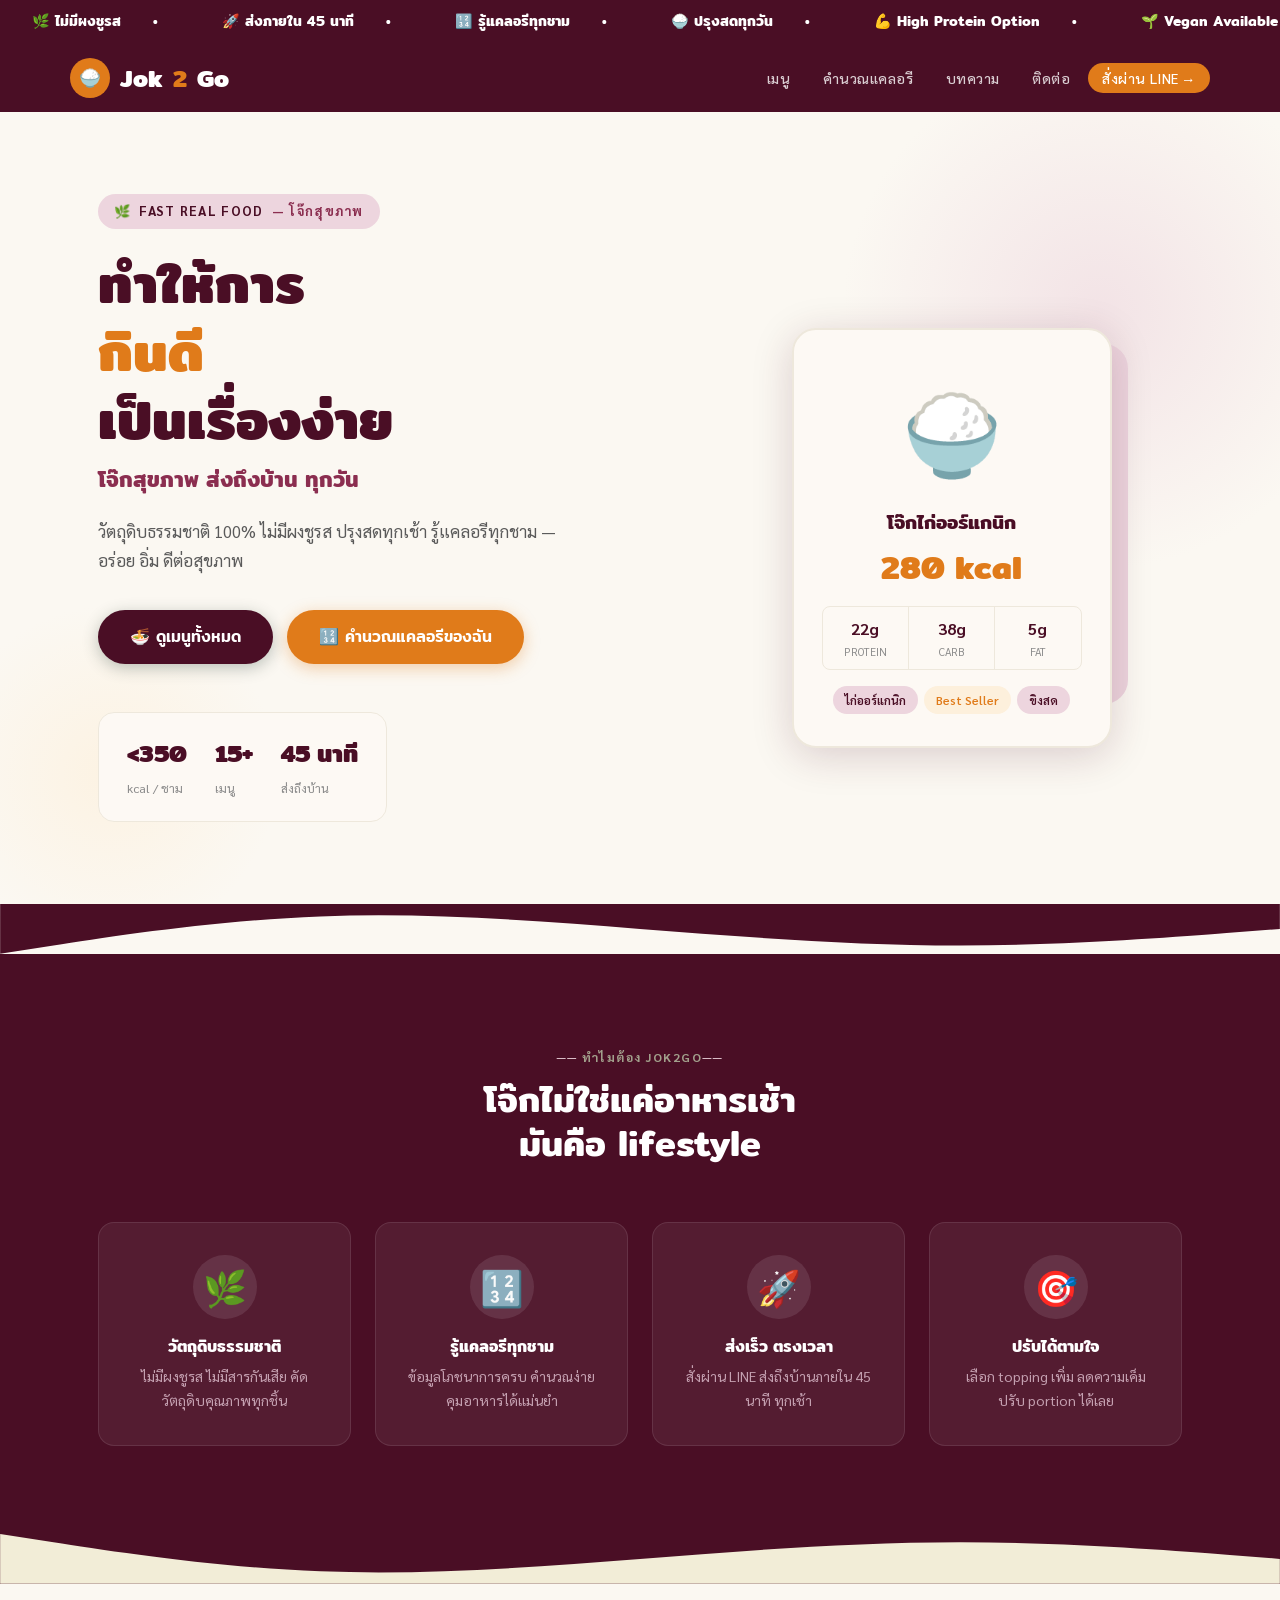
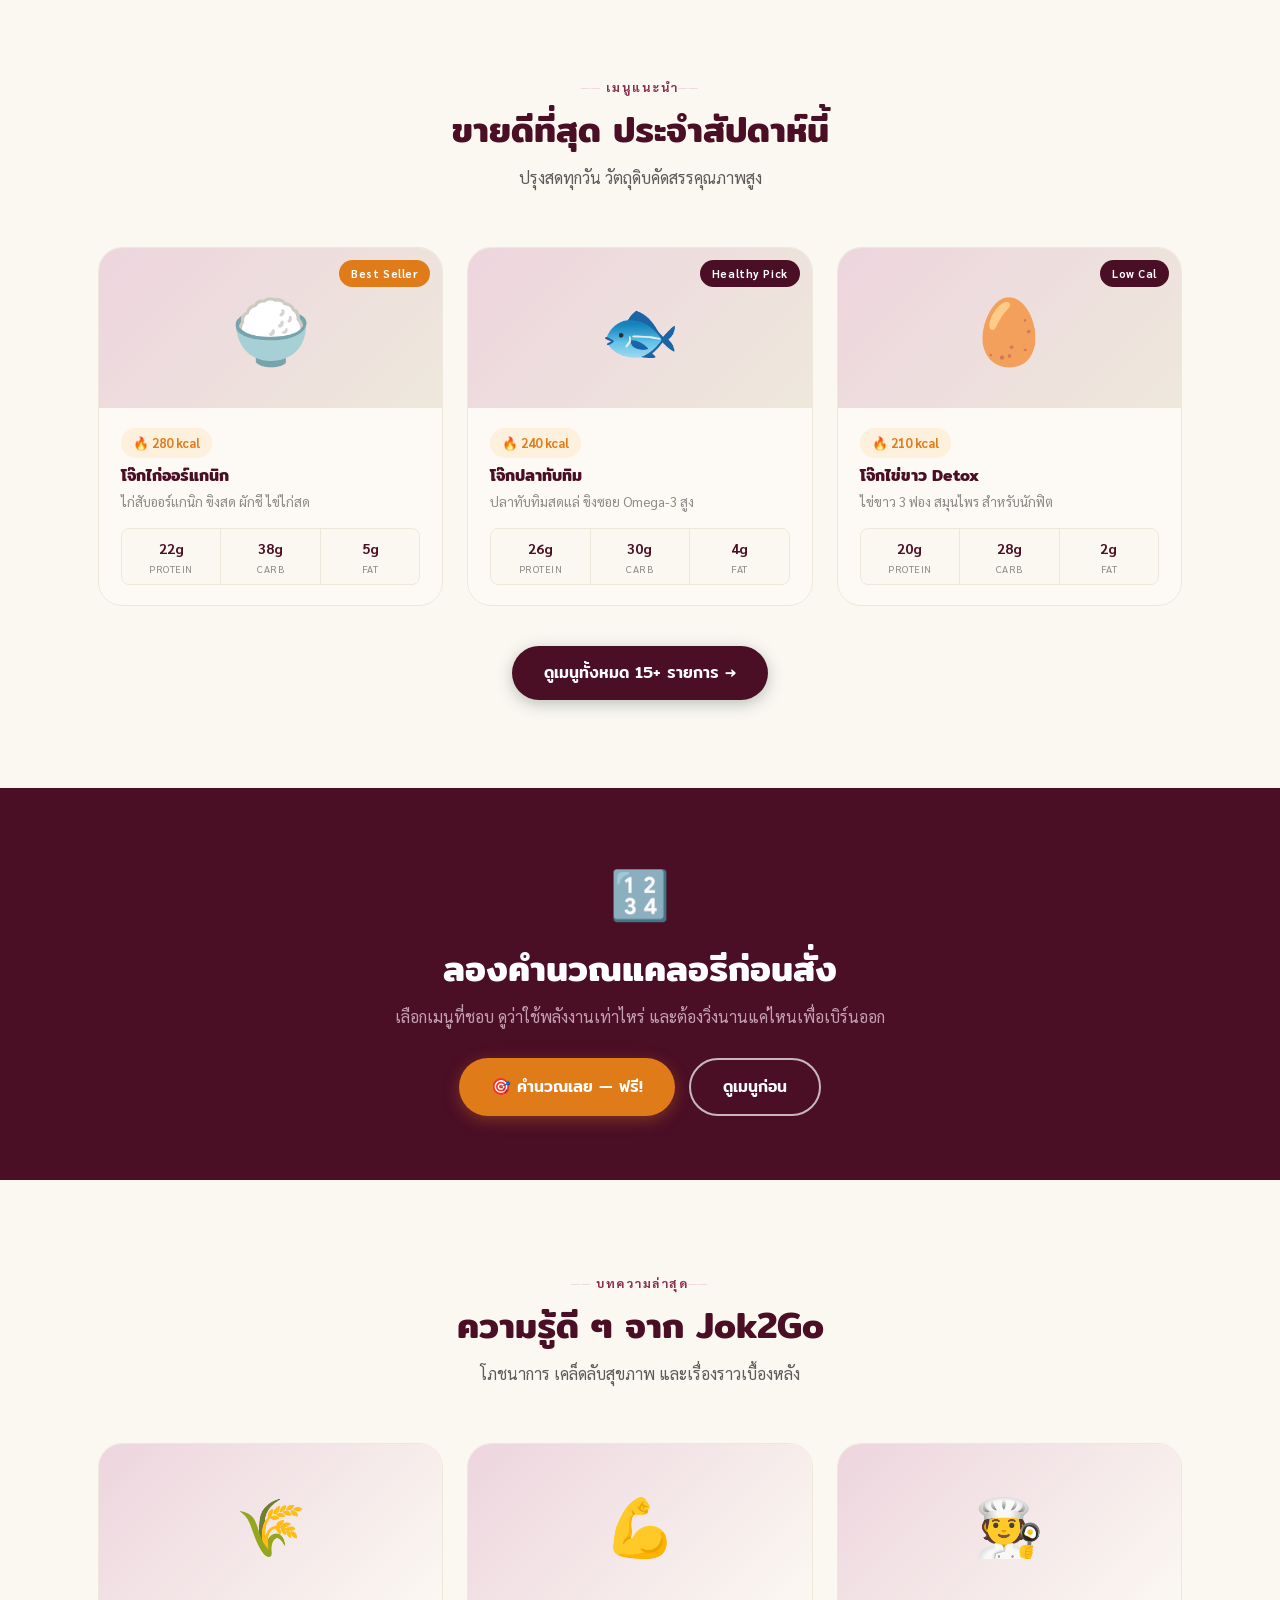
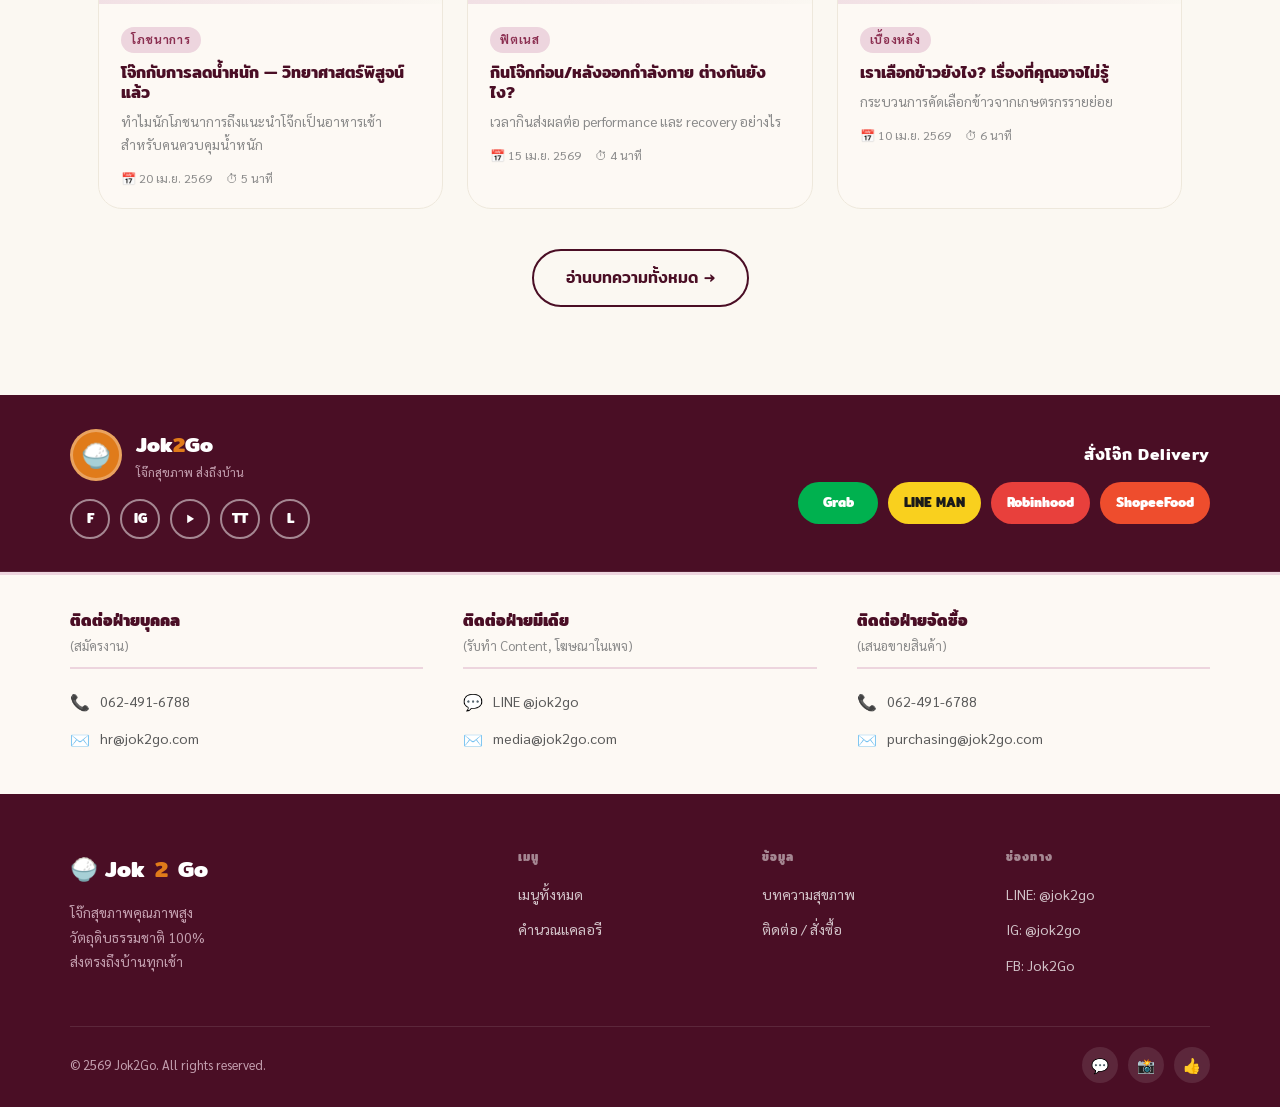
<file: index.html>
<!DOCTYPE html>
<html lang="th">
<head>
  <meta charset="UTF-8">
  <meta name="viewport" content="width=device-width, initial-scale=1.0">
  <title>Jok2Go — โจ๊กสุขภาพ ส่งถึงบ้าน</title>
  <meta name="description" content="โจ๊กสุขภาพ วัตถุดิบธรรมชาติ 100% ส่งถึงบ้านทุกวัน">
  <link rel="stylesheet" href="css/style.css">
</head>
<body>

<!-- TICKER -->
<div class="ticker-wrap">
  <div class="ticker-track">
    <span class="ticker-item">🌿 ไม่มีผงชูรส</span>
    <span class="ticker-item">🚀 ส่งภายใน 45 นาที</span>
    <span class="ticker-item">🔢 รู้แคลอรีทุกชาม</span>
    <span class="ticker-item">🍚 ปรุงสดทุกวัน</span>
    <span class="ticker-item">💪 High Protein Option</span>
    <span class="ticker-item">🌱 Vegan Available</span>
    <span class="ticker-item">🌿 ไม่มีผงชูรส</span>
    <span class="ticker-item">🚀 ส่งภายใน 45 นาที</span>
    <span class="ticker-item">🔢 รู้แคลอรีทุกชาม</span>
    <span class="ticker-item">🍚 ปรุงสดทุกวัน</span>
    <span class="ticker-item">💪 High Protein Option</span>
    <span class="ticker-item">🌱 Vegan Available</span>
  </div>
</div>

<!-- NAVBAR -->
<nav class="navbar">
  <div class="navbar-inner">
    <a href="index.html" class="navbar-brand">
      <div class="brand-bowl">🍚</div>
      Jok<span class="brand-2">2</span>Go
    </a>
    <ul class="nav-links">
      <li><a href="menu.html">เมนู</a></li>
      <li><a href="calories.html">คำนวณแคลอรี</a></li>
      <li><a href="blog.html">บทความ</a></li>
      <li><a href="contact.html">ติดต่อ</a></li>
      <li><a href="contact.html" class="nav-cta">สั่งผ่าน LINE →</a></li>
    </ul>
    <button class="nav-toggle" id="navToggle">☰</button>
  </div>
</nav>

<!-- HERO -->
<section class="hero">
  <div class="hero-inner">
    <div>
      <div class="hero-eyebrow">🌿 <span>Fast Real Food</span> — โจ๊กสุขภาพ</div>
      <h1>ทำให้การ<br><span class="accent">กินดี</span><br>เป็นเรื่องง่าย</h1>
      <p class="hero-sub">โจ๊กสุขภาพ ส่งถึงบ้าน ทุกวัน</p>
      <p class="hero-desc">วัตถุดิบธรรมชาติ 100% ไม่มีผงชูรส ปรุงสดทุกเช้า รู้แคลอรีทุกชาม — อร่อย อิ่ม ดีต่อสุขภาพ</p>
      <div class="hero-btns">
        <a href="menu.html" class="btn btn-primary">🍜 ดูเมนูทั้งหมด</a>
        <a href="calories.html" class="btn btn-orange">🔢 คำนวณแคลอรีของฉัน</a>
      </div>
      <div class="hero-proof">
        <div class="hero-proof-item"><strong>&lt;350</strong><span>kcal / ชาม</span></div>
        <div class="hero-proof-item"><strong>15+</strong><span>เมนู</span></div>
        <div class="hero-proof-item"><strong>45 นาที</strong><span>ส่งถึงบ้าน</span></div>
      </div>
    </div>
    <div class="hero-visual">
      <div class="hero-card-stack">
        <div class="hero-card-bg"></div>
        <div class="hero-card-main">
          <span class="bowl-emoji">🍚</span>
          <h3>โจ๊กไก่ออร์แกนิก</h3>
          <div class="kcal-big">280 kcal</div>
          <div class="macro-row">
            <div class="macro-cell"><div class="mv">22g</div><div class="ml">Protein</div></div>
            <div class="macro-cell"><div class="mv">38g</div><div class="ml">Carb</div></div>
            <div class="macro-cell"><div class="mv">5g</div><div class="ml">Fat</div></div>
          </div>
          <div class="hero-tags">
            <span class="tag">ไก่ออร์แกนิก</span>
            <span class="tag tag-orange">Best Seller</span>
            <span class="tag">ขิงสด</span>
          </div>
        </div>
      </div>
    </div>
  </div>
</section>

<!-- WAVE -->
<svg class="wave-divider" viewBox="0 0 1440 56" fill="none" xmlns="http://www.w3.org/2000/svg">
  <path d="M0 56L60 46.7C120 37.3 240 18.7 360 14C480 9.3 600 18.7 720 28C840 37.3 960 46.7 1080 46.7C1200 46.7 1320 37.3 1380 32.7L1440 28V0H1380C1320 0 1200 0 1080 0C960 0 840 0 720 0C600 0 480 0 360 0C240 0 120 0 60 0H0V56Z" fill="#4A0E25"/>
</svg>

<!-- WHY -->
<section class="why-section">
  <div class="container">
    <div class="sec-head">
      <div class="sec-tag" style="color:rgba(200,222,184,0.7)">ทำไมต้อง Jok2Go</div>
      <h2 style="color:white">โจ๊กไม่ใช่แค่อาหารเช้า<br>มันคือ lifestyle</h2>
    </div>
    <div class="why-grid">
      <div class="why-card anim"><div class="why-icon">🌿</div><h3>วัตถุดิบธรรมชาติ</h3><p>ไม่มีผงชูรส ไม่มีสารกันเสีย คัดวัตถุดิบคุณภาพทุกชิ้น</p></div>
      <div class="why-card anim"><div class="why-icon">🔢</div><h3>รู้แคลอรีทุกชาม</h3><p>ข้อมูลโภชนาการครบ คำนวณง่าย คุมอาหารได้แม่นยำ</p></div>
      <div class="why-card anim"><div class="why-icon">🚀</div><h3>ส่งเร็ว ตรงเวลา</h3><p>สั่งผ่าน LINE ส่งถึงบ้านภายใน 45 นาที ทุกเช้า</p></div>
      <div class="why-card anim"><div class="why-icon">🎯</div><h3>ปรับได้ตามใจ</h3><p>เลือก topping เพิ่ม ลดความเค็ม ปรับ portion ได้เลย</p></div>
    </div>
  </div>
</section>

<!-- WAVE bottom of dark section -->
<svg class="wave-divider" viewBox="0 0 1440 56" fill="none" xmlns="http://www.w3.org/2000/svg" style="background:#4A0E25">
  <path d="M0 0L60 9.3C120 18.7 240 37.3 360 42C480 46.7 600 37.3 720 28C840 18.7 960 9.3 1080 9.3C1200 9.3 1320 18.7 1380 23.3L1440 28V56H1380C1320 56 1200 56 1080 56C960 56 840 56 720 56C600 56 480 56 360 56C240 56 120 56 60 56H0V0Z" fill="#F2EDD7"/>
</svg>

<!-- FEATURED MENU -->
<section class="section menu-section">
  <div class="container">
    <div class="sec-head">
      <div class="sec-tag">เมนูแนะนำ</div>
      <h2>ขายดีที่สุด ประจำสัปดาห์นี้</h2>
      <p>ปรุงสดทุกวัน วัตถุดิบคัดสรรคุณภาพสูง</p>
    </div>
    <div class="menu-grid">
      <div class="menu-card anim">
        <div class="menu-card-img">🍚<span class="menu-badge orange">Best Seller</span></div>
        <div class="menu-card-body">
          <div class="kcal-pill">🔥 280 kcal</div>
          <h3>โจ๊กไก่ออร์แกนิก</h3>
          <p class="desc">ไก่สับออร์แกนิก ขิงสด ผักชี ไข่ไก่สด</p>
          <div class="macro-strip">
            <div class="ms-cell"><div class="ms-val">22g</div><div class="ms-lbl">Protein</div></div>
            <div class="ms-cell"><div class="ms-val">38g</div><div class="ms-lbl">Carb</div></div>
            <div class="ms-cell"><div class="ms-val">5g</div><div class="ms-lbl">Fat</div></div>
          </div>
        </div>
      </div>
      <div class="menu-card anim">
        <div class="menu-card-img">🐟<span class="menu-badge">Healthy Pick</span></div>
        <div class="menu-card-body">
          <div class="kcal-pill">🔥 240 kcal</div>
          <h3>โจ๊กปลาทับทิม</h3>
          <p class="desc">ปลาทับทิมสดแล่ ขิงซอย Omega-3 สูง</p>
          <div class="macro-strip">
            <div class="ms-cell"><div class="ms-val">26g</div><div class="ms-lbl">Protein</div></div>
            <div class="ms-cell"><div class="ms-val">30g</div><div class="ms-lbl">Carb</div></div>
            <div class="ms-cell"><div class="ms-val">4g</div><div class="ms-lbl">Fat</div></div>
          </div>
        </div>
      </div>
      <div class="menu-card anim">
        <div class="menu-card-img">🥚<span class="menu-badge">Low Cal</span></div>
        <div class="menu-card-body">
          <div class="kcal-pill">🔥 210 kcal</div>
          <h3>โจ๊กไข่ขาว Detox</h3>
          <p class="desc">ไข่ขาว 3 ฟอง สมุนไพร สำหรับนักฟิต</p>
          <div class="macro-strip">
            <div class="ms-cell"><div class="ms-val">20g</div><div class="ms-lbl">Protein</div></div>
            <div class="ms-cell"><div class="ms-val">28g</div><div class="ms-lbl">Carb</div></div>
            <div class="ms-cell"><div class="ms-val">2g</div><div class="ms-lbl">Fat</div></div>
          </div>
        </div>
      </div>
    </div>
    <div style="text-align:center;margin-top:40px">
      <a href="menu.html" class="btn btn-primary">ดูเมนูทั้งหมด 15+ รายการ →</a>
    </div>
  </div>
</section>

<!-- CALORIE CTA STRIP -->
<div class="cta-strip">
  <div class="container">
    <div style="font-size:3rem;margin-bottom:14px">🔢</div>
    <h2>ลองคำนวณแคลอรีก่อนสั่ง</h2>
    <p>เลือกเมนูที่ชอบ ดูว่าใช้พลังงานเท่าไหร่ และต้องวิ่งนานแค่ไหนเพื่อเบิร์นออก</p>
    <div class="cta-btns">
      <a href="calories.html" class="btn btn-orange">🎯 คำนวณเลย — ฟรี!</a>
      <a href="menu.html" class="btn btn-outline-white">ดูเมนูก่อน</a>
    </div>
  </div>
</div>

<!-- LATEST BLOG -->
<section class="section blog-section">
  <div class="container">
    <div class="sec-head">
      <div class="sec-tag">บทความล่าสุด</div>
      <h2>ความรู้ดี ๆ จาก Jok2Go</h2>
      <p>โภชนาการ เคล็ดลับสุขภาพ และเรื่องราวเบื้องหลัง</p>
    </div>
    <div class="blog-grid">
      <div class="blog-card anim">
        <div class="blog-img">🌾</div>
        <div class="blog-body">
          <span class="blog-tag">โภชนาการ</span>
          <h3>โจ๊กกับการลดน้ำหนัก — วิทยาศาสตร์พิสูจน์แล้ว</h3>
          <p>ทำไมนักโภชนาการถึงแนะนำโจ๊กเป็นอาหารเช้าสำหรับคนควบคุมน้ำหนัก</p>
          <div class="blog-meta"><span>📅 20 เม.ย. 2569</span><span>⏱ 5 นาที</span></div>
        </div>
      </div>
      <div class="blog-card anim">
        <div class="blog-img">💪</div>
        <div class="blog-body">
          <span class="blog-tag">ฟิตเนส</span>
          <h3>กินโจ๊กก่อน/หลังออกกำลังกาย ต่างกันยังไง?</h3>
          <p>เวลากินส่งผลต่อ performance และ recovery อย่างไร</p>
          <div class="blog-meta"><span>📅 15 เม.ย. 2569</span><span>⏱ 4 นาที</span></div>
        </div>
      </div>
      <div class="blog-card anim">
        <div class="blog-img">🧑‍🍳</div>
        <div class="blog-body">
          <span class="blog-tag">เบื้องหลัง</span>
          <h3>เราเลือกข้าวยังไง? เรื่องที่คุณอาจไม่รู้</h3>
          <p>กระบวนการคัดเลือกข้าวจากเกษตรกรรายย่อย</p>
          <div class="blog-meta"><span>📅 10 เม.ย. 2569</span><span>⏱ 6 นาที</span></div>
        </div>
      </div>
    </div>
    <div style="text-align:center;margin-top:40px">
      <a href="blog.html" class="btn btn-outline">อ่านบทความทั้งหมด →</a>
    </div>
  </div>
</section>

<!-- FOOTER -->

<!-- ══ Footer Top Strip: Social + Delivery ══ -->
<div class="footer-top-strip">
  <div class="fts-inner">
    <!-- Brand + Social -->
    <div class="fts-left">
      <div class="fts-brand">
        <div class="fts-logo-circle">🍚</div>
        <div>
          <div class="fts-brand-name">Jok<span>2</span>Go</div>
          <div class="fts-brand-sub">โจ๊กสุขภาพ ส่งถึงบ้าน</div>
        </div>
      </div>
      <div class="fts-social">
        <a href="#" class="fts-icon" title="Facebook">F</a>
        <a href="#" class="fts-icon" title="Instagram">IG</a>
        <a href="#" class="fts-icon" title="YouTube">▶</a>
        <a href="#" class="fts-icon" title="TikTok">TT</a>
        <a href="#" class="fts-icon" title="LINE">L</a>
      </div>
    </div>
    <!-- Delivery -->
    <div class="fts-right">
      <div class="fts-delivery-title">สั่งโจ๊ก Delivery</div>
      <div class="fts-delivery-logos">
        <div class="dl-badge dl-grab">Grab</div>
        <div class="dl-badge dl-lman">LINE MAN</div>
        <div class="dl-badge dl-robin">Robinhood</div>
        <div class="dl-badge dl-shopee">ShopeeFood</div>
      </div>
    </div>
  </div>
</div>

<!-- ══ Footer Contact Strip ══ -->
<div class="footer-contact-strip">
  <div class="fcs-grid">
    <div class="fcs-col">
      <h4 class="fcs-title">ติดต่อฝ่ายบุคคล</h4>
      <p class="fcs-sub">(สมัครงาน)</p>
      <div class="fcs-divider"></div>
      <div class="fcs-row"><span class="fcs-row-icon">📞</span><span>062-491-6788</span></div>
      <div class="fcs-row"><span class="fcs-row-icon">✉️</span><span>hr@jok2go.com</span></div>
    </div>
    <div class="fcs-col">
      <h4 class="fcs-title">ติดต่อฝ่ายมีเดีย</h4>
      <p class="fcs-sub">(รับทำ Content, โฆษณาในเพจ)</p>
      <div class="fcs-divider"></div>
      <div class="fcs-row"><span class="fcs-row-icon">💬</span><span>LINE @jok2go</span></div>
      <div class="fcs-row"><span class="fcs-row-icon">✉️</span><span>media@jok2go.com</span></div>
    </div>
    <div class="fcs-col">
      <h4 class="fcs-title">ติดต่อฝ่ายจัดซื้อ</h4>
      <p class="fcs-sub">(เสนอขายสินค้า)</p>
      <div class="fcs-divider"></div>
      <div class="fcs-row"><span class="fcs-row-icon">📞</span><span>062-491-6788</span></div>
      <div class="fcs-row"><span class="fcs-row-icon">✉️</span><span>purchasing@jok2go.com</span></div>
    </div>
  </div>
</div>

<!-- ══ Footer Bottom ══ -->
<footer>
  <div class="footer-grid">
    <div>
      <div class="footer-brand-name">🍚 Jok<span class="orange">2</span>Go</div>
      <p>โจ๊กสุขภาพคุณภาพสูง<br>วัตถุดิบธรรมชาติ 100%<br>ส่งตรงถึงบ้านทุกเช้า</p>
    </div>
    <div>
      <h4>เมนู</h4>
      <ul>
        <li><a href="menu.html">เมนูทั้งหมด</a></li>
        <li><a href="calories.html">คำนวณแคลอรี</a></li>
      </ul>
    </div>
    <div>
      <h4>ข้อมูล</h4>
      <ul>
        <li><a href="blog.html">บทความสุขภาพ</a></li>
        <li><a href="contact.html">ติดต่อ / สั่งซื้อ</a></li>
      </ul>
    </div>
    <div>
      <h4>ช่องทาง</h4>
      <ul>
        <li><a href="#">LINE: @jok2go</a></li>
        <li><a href="#">IG: @jok2go</a></li>
        <li><a href="#">FB: Jok2Go</a></li>
      </ul>
    </div>
  </div>
  <div class="footer-bottom">
    <span>© 2569 Jok2Go. All rights reserved.</span>
    <div class="socials">
      <a href="#" class="social-btn">💬</a>
      <a href="#" class="social-btn">📸</a>
      <a href="#" class="social-btn">👍</a>
    </div>
  </div>
</footer>

<script src="js/main.js"></script>
</body>
</html>
</file>
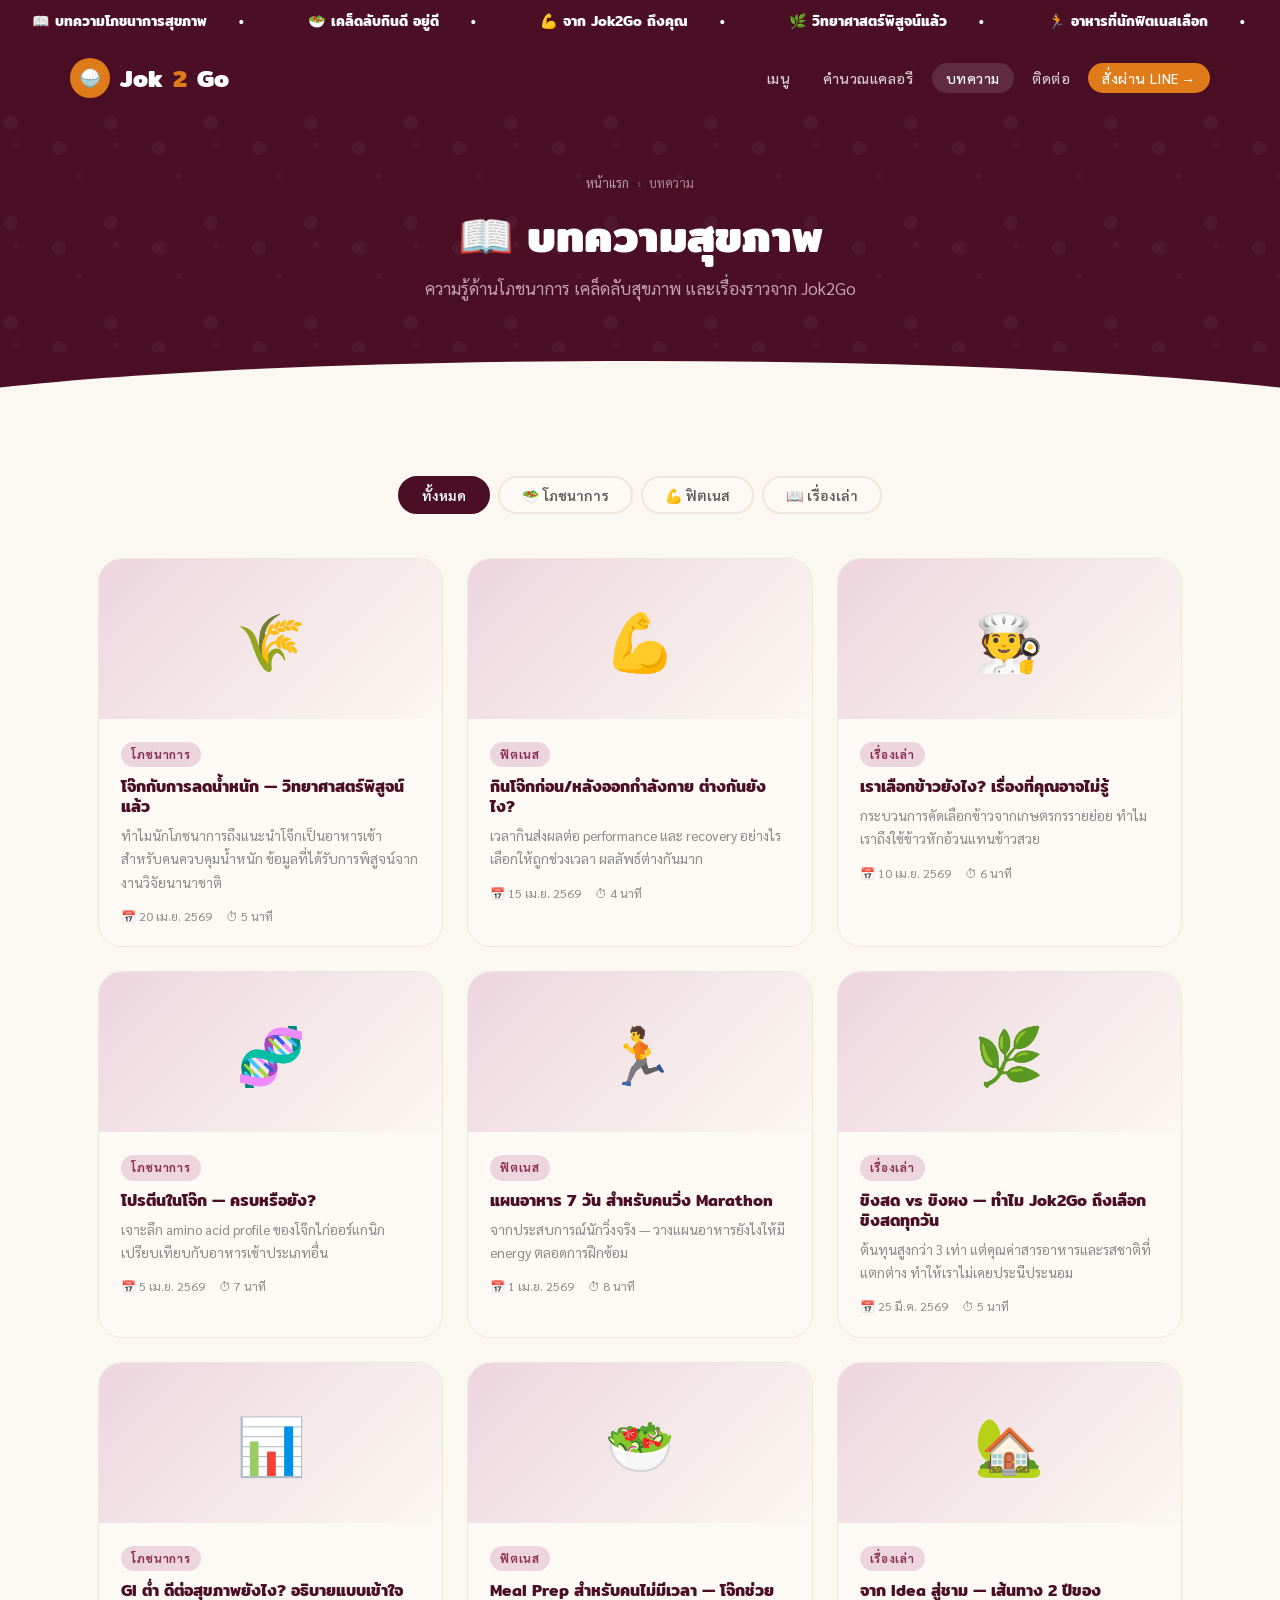
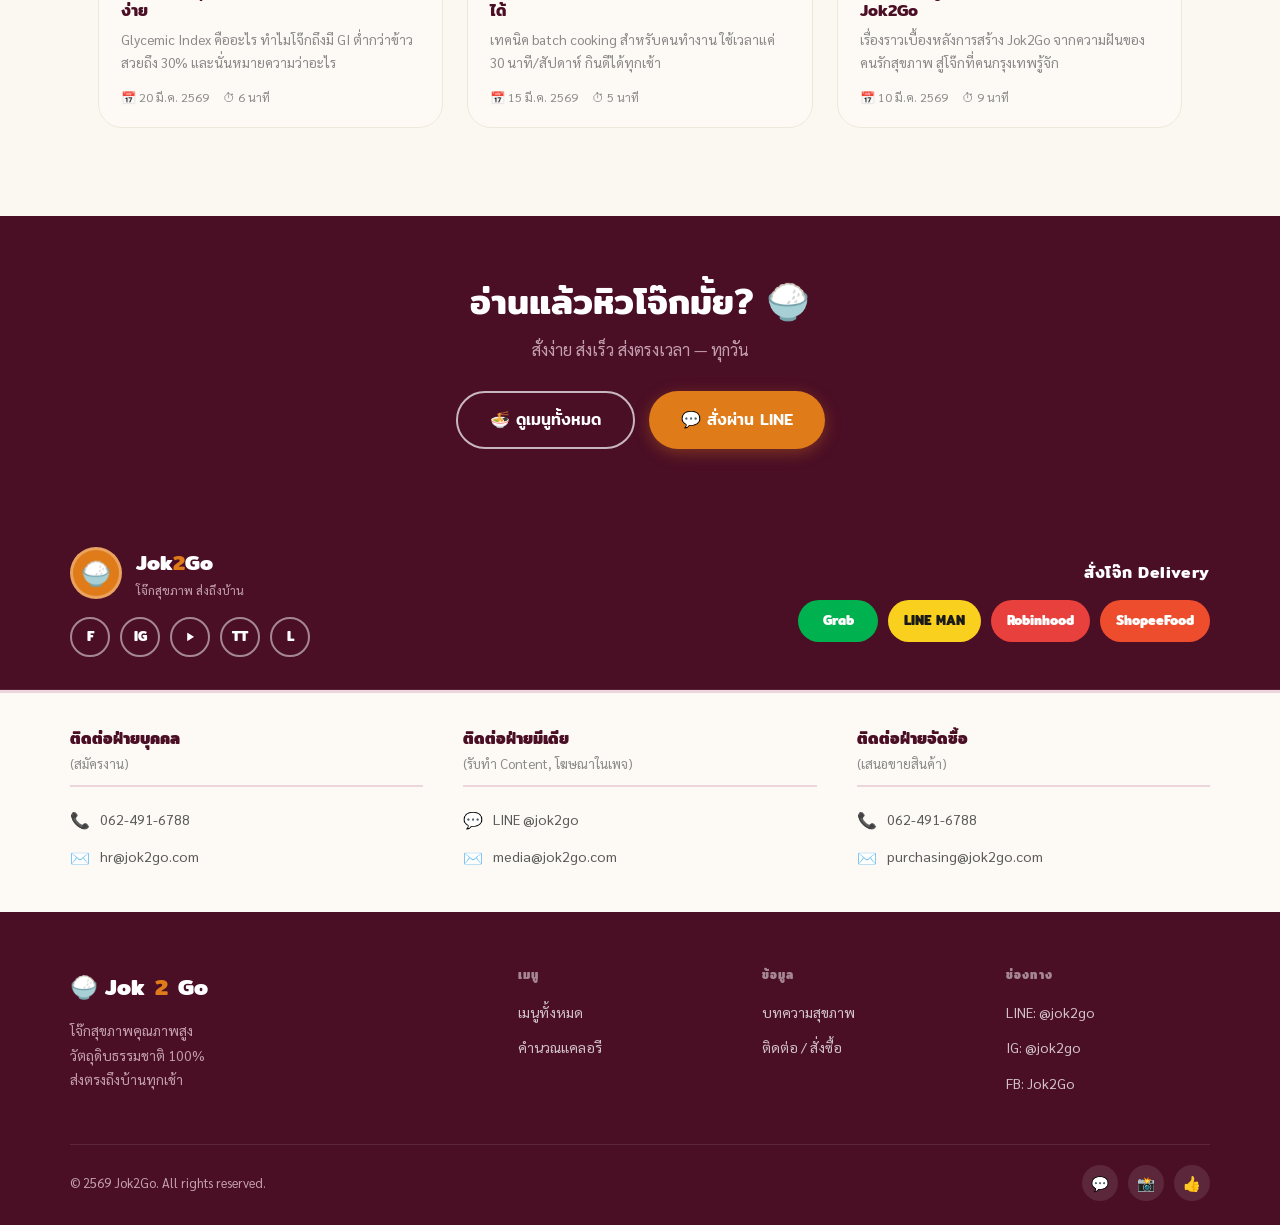
<file: blog.html>
<!DOCTYPE html>
<html lang="th">
<head>
  <meta charset="UTF-8">
  <meta name="viewport" content="width=device-width, initial-scale=1.0">
  <title>บทความสุขภาพ — Jok2Go</title>
  <link rel="stylesheet" href="css/style.css">
</head>
<body>

<!-- Ticker -->
<div class="ticker-wrap">
  <div class="ticker-track">
    <span class="ticker-item">📖 บทความโภชนาการสุขภาพ</span>
    <span class="ticker-item">🥗 เคล็ดลับกินดี อยู่ดี</span>
    <span class="ticker-item">💪 จาก Jok2Go ถึงคุณ</span>
    <span class="ticker-item">🌿 วิทยาศาสตร์พิสูจน์แล้ว</span>
    <span class="ticker-item">🏃 อาหารที่นักฟิตเนสเลือก</span>
    <span class="ticker-item">📖 บทความโภชนาการสุขภาพ</span>
    <span class="ticker-item">🥗 เคล็ดลับกินดี อยู่ดี</span>
    <span class="ticker-item">💪 จาก Jok2Go ถึงคุณ</span>
    <span class="ticker-item">🌿 วิทยาศาสตร์พิสูจน์แล้ว</span>
    <span class="ticker-item">🏃 อาหารที่นักฟิตเนสเลือก</span>
  </div>
</div>

<!-- Navbar -->
<nav class="navbar">
  <div class="navbar-inner">
    <a href="index.html" class="navbar-brand">
      <div class="brand-bowl">🍚</div>
      Jok<span class="brand-2">2</span>Go
    </a>
    <ul class="nav-links">
      <li><a href="menu.html">เมนู</a></li>
      <li><a href="calories.html">คำนวณแคลอรี</a></li>
      <li><a href="blog.html" class="active">บทความ</a></li>
      <li><a href="contact.html">ติดต่อ</a></li>
      <li><a href="contact.html" class="nav-cta">สั่งผ่าน LINE →</a></li>
    </ul>
    <button class="nav-toggle" id="navToggle">☰</button>
  </div>
</nav>

<!-- Page Hero -->
<div class="page-hero">
  <div class="breadcrumb">
    <a href="index.html">หน้าแรก</a> <span style="color:rgba(255,255,255,0.3)">›</span> บทความ
  </div>
  <h1>📖 บทความสุขภาพ</h1>
  <p>ความรู้ด้านโภชนาการ เคล็ดลับสุขภาพ และเรื่องราวจาก Jok2Go</p>
</div>

<!-- Wave down -->
<svg class="wave-divider" viewBox="0 0 1440 40" preserveAspectRatio="none">
  <path d="M0,40 C360,0 1080,0 1440,40 L1440,0 L0,0 Z" fill="var(--wine-deep)"/>
</svg>

<!-- Blog Section -->
<section class="blog-section section">
  <div class="container">

    <!-- Filter tabs -->
    <div class="filter-bar" id="blogTabs">
      <button class="filter-btn active" onclick="filterBlog('all',this)">ทั้งหมด</button>
      <button class="filter-btn" onclick="filterBlog('nutrition',this)">🥗 โภชนาการ</button>
      <button class="filter-btn" onclick="filterBlog('fitness',this)">💪 ฟิตเนส</button>
      <button class="filter-btn" onclick="filterBlog('story',this)">📖 เรื่องเล่า</button>
    </div>

    <div class="blog-grid" id="blogGrid">
      <!-- rendered by JS -->
    </div>
  </div>
</section>

<!-- CTA Strip -->
<div class="cta-strip">
  <h2>อ่านแล้วหิวโจ๊กมั้ย? 🍚</h2>
  <p>สั่งง่าย ส่งเร็ว ส่งตรงเวลา — ทุกวัน</p>
  <div class="cta-btns">
    <a href="menu.html" class="btn btn-outline-white">🍜 ดูเมนูทั้งหมด</a>
    <a href="contact.html" class="btn btn-orange">💬 สั่งผ่าน LINE</a>
  </div>
</div>

<!-- ══ Footer Top Strip: Social + Delivery ══ -->
<div class="footer-top-strip">
  <div class="fts-inner">
    <!-- Brand + Social -->
    <div class="fts-left">
      <div class="fts-brand">
        <div class="fts-logo-circle">🍚</div>
        <div>
          <div class="fts-brand-name">Jok<span>2</span>Go</div>
          <div class="fts-brand-sub">โจ๊กสุขภาพ ส่งถึงบ้าน</div>
        </div>
      </div>
      <div class="fts-social">
        <a href="#" class="fts-icon" title="Facebook">F</a>
        <a href="#" class="fts-icon" title="Instagram">IG</a>
        <a href="#" class="fts-icon" title="YouTube">▶</a>
        <a href="#" class="fts-icon" title="TikTok">TT</a>
        <a href="#" class="fts-icon" title="LINE">L</a>
      </div>
    </div>
    <!-- Delivery -->
    <div class="fts-right">
      <div class="fts-delivery-title">สั่งโจ๊ก Delivery</div>
      <div class="fts-delivery-logos">
        <div class="dl-badge dl-grab">Grab</div>
        <div class="dl-badge dl-lman">LINE MAN</div>
        <div class="dl-badge dl-robin">Robinhood</div>
        <div class="dl-badge dl-shopee">ShopeeFood</div>
      </div>
    </div>
  </div>
</div>

<!-- ══ Footer Contact Strip ══ -->
<div class="footer-contact-strip">
  <div class="fcs-grid">
    <div class="fcs-col">
      <h4 class="fcs-title">ติดต่อฝ่ายบุคคล</h4>
      <p class="fcs-sub">(สมัครงาน)</p>
      <div class="fcs-divider"></div>
      <div class="fcs-row"><span class="fcs-row-icon">📞</span><span>062-491-6788</span></div>
      <div class="fcs-row"><span class="fcs-row-icon">✉️</span><span>hr@jok2go.com</span></div>
    </div>
    <div class="fcs-col">
      <h4 class="fcs-title">ติดต่อฝ่ายมีเดีย</h4>
      <p class="fcs-sub">(รับทำ Content, โฆษณาในเพจ)</p>
      <div class="fcs-divider"></div>
      <div class="fcs-row"><span class="fcs-row-icon">💬</span><span>LINE @jok2go</span></div>
      <div class="fcs-row"><span class="fcs-row-icon">✉️</span><span>media@jok2go.com</span></div>
    </div>
    <div class="fcs-col">
      <h4 class="fcs-title">ติดต่อฝ่ายจัดซื้อ</h4>
      <p class="fcs-sub">(เสนอขายสินค้า)</p>
      <div class="fcs-divider"></div>
      <div class="fcs-row"><span class="fcs-row-icon">📞</span><span>062-491-6788</span></div>
      <div class="fcs-row"><span class="fcs-row-icon">✉️</span><span>purchasing@jok2go.com</span></div>
    </div>
  </div>
</div>

<!-- ══ Footer Bottom ══ -->
<footer>
  <div class="footer-grid">
    <div>
      <div class="footer-brand-name">🍚 Jok<span class="orange">2</span>Go</div>
      <p>โจ๊กสุขภาพคุณภาพสูง<br>วัตถุดิบธรรมชาติ 100%<br>ส่งตรงถึงบ้านทุกเช้า</p>
    </div>
    <div>
      <h4>เมนู</h4>
      <ul>
        <li><a href="menu.html">เมนูทั้งหมด</a></li>
        <li><a href="calories.html">คำนวณแคลอรี</a></li>
      </ul>
    </div>
    <div>
      <h4>ข้อมูล</h4>
      <ul>
        <li><a href="blog.html">บทความสุขภาพ</a></li>
        <li><a href="contact.html">ติดต่อ / สั่งซื้อ</a></li>
      </ul>
    </div>
    <div>
      <h4>ช่องทาง</h4>
      <ul>
        <li><a href="#">LINE: @jok2go</a></li>
        <li><a href="#">IG: @jok2go</a></li>
        <li><a href="#">FB: Jok2Go</a></li>
      </ul>
    </div>
  </div>
  <div class="footer-bottom">
    <span>© 2569 Jok2Go. All rights reserved.</span>
    <div class="socials">
      <a href="#" class="social-btn">💬</a>
      <a href="#" class="social-btn">📸</a>
      <a href="#" class="social-btn">👍</a>
    </div>
  </div>
</footer>

<script src="js/main.js"></script>
</body>
</html>
</file>
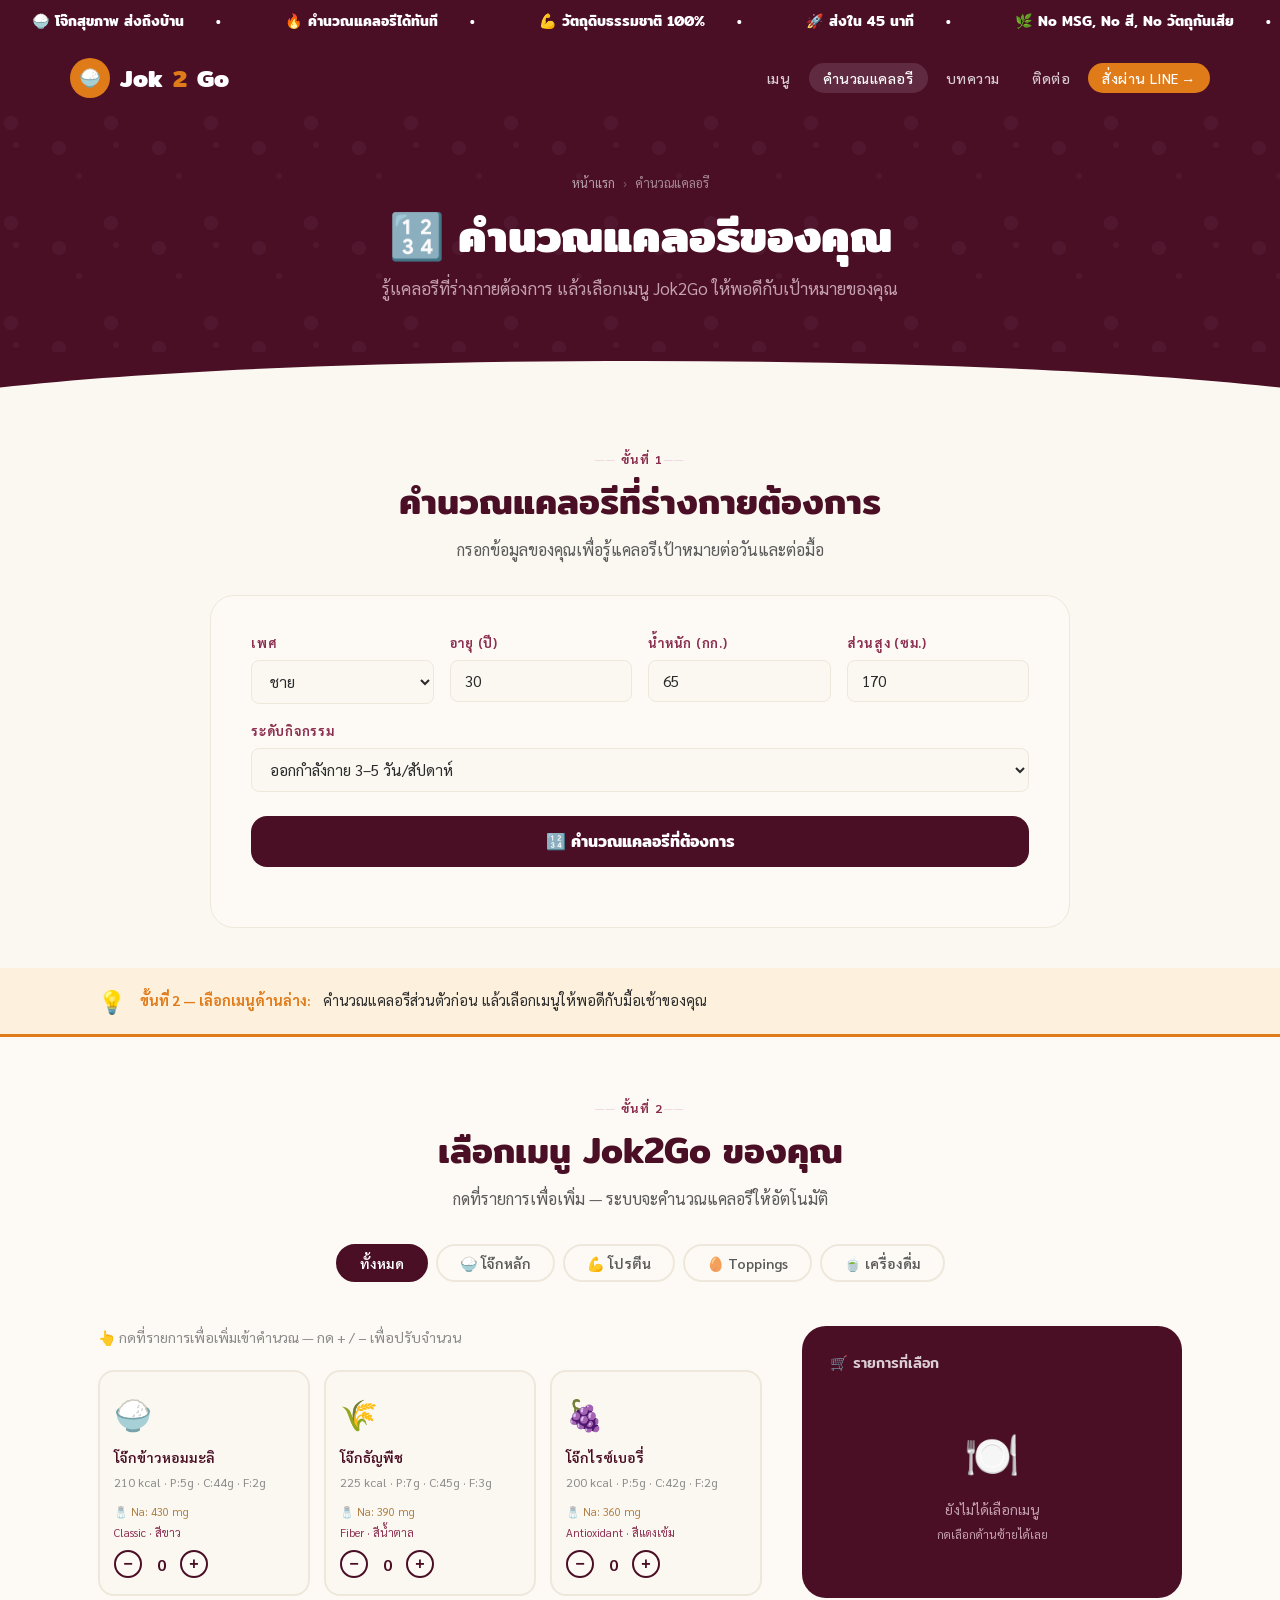
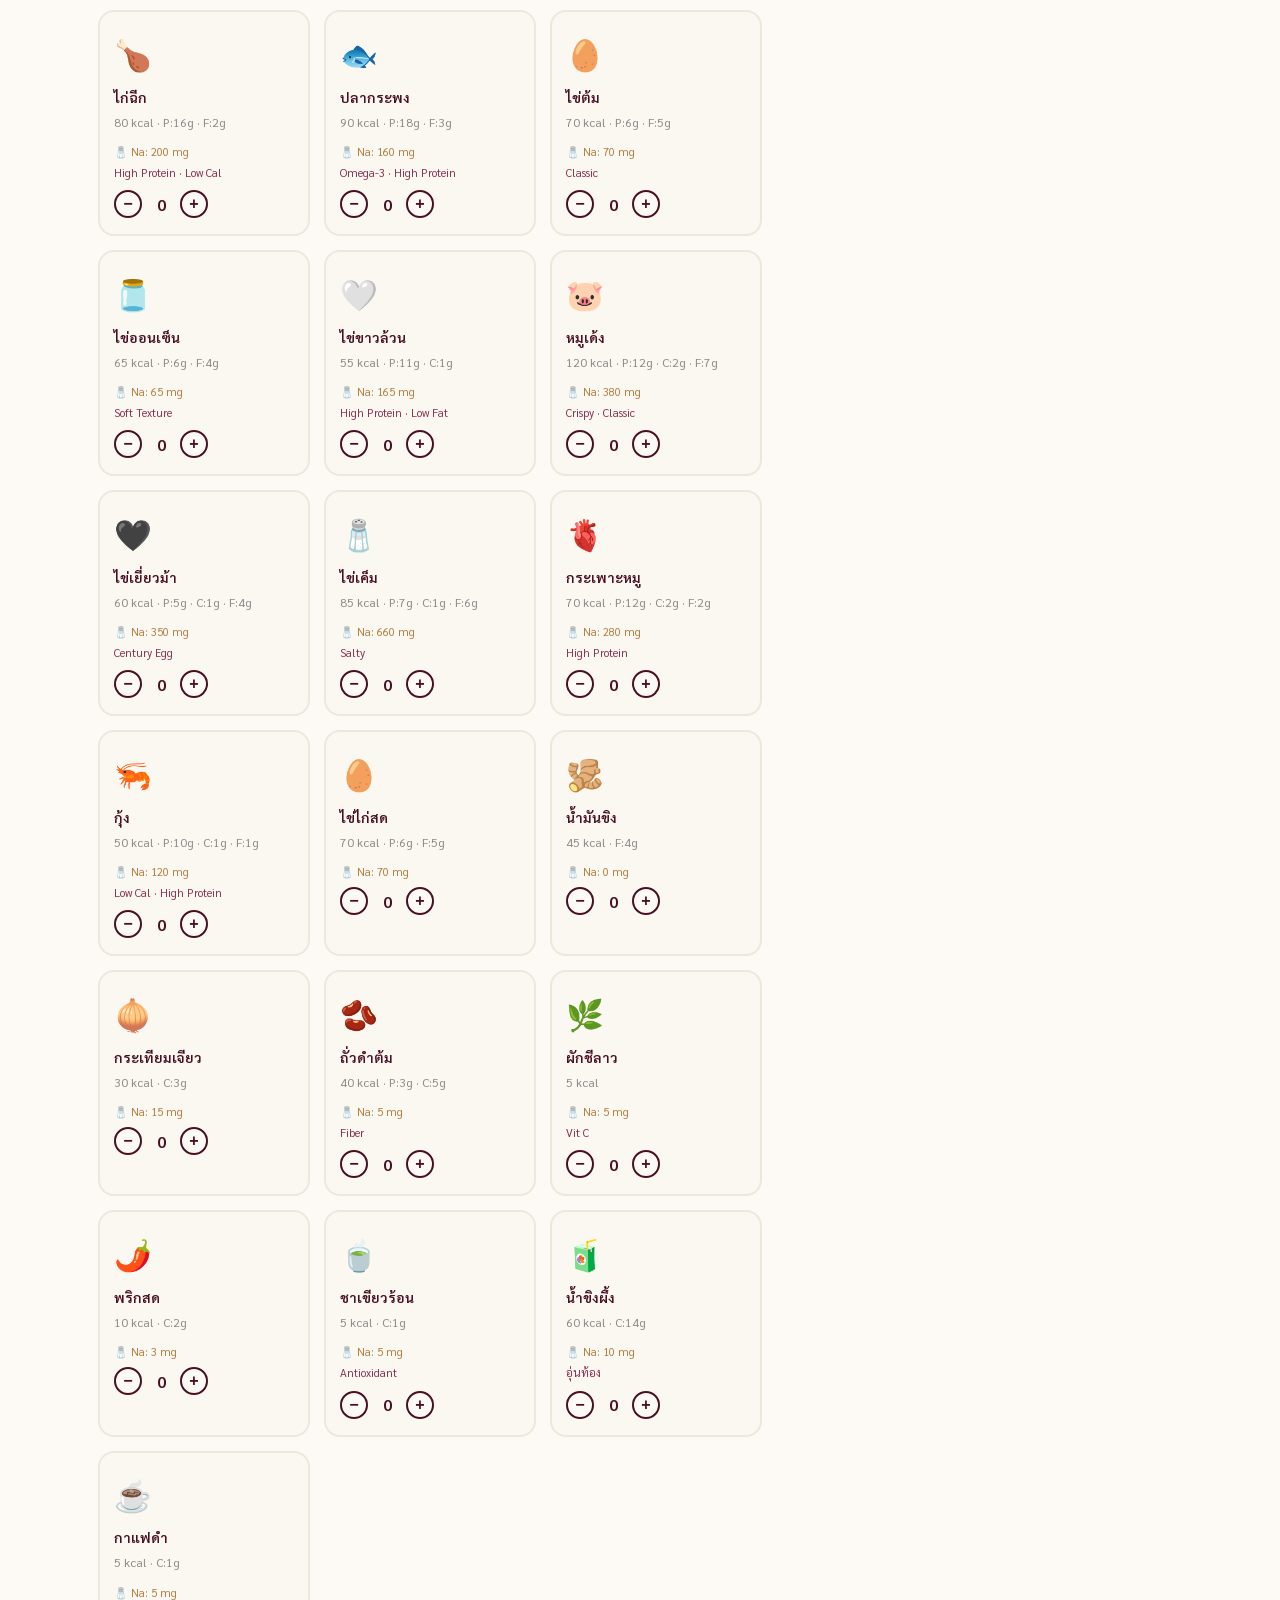
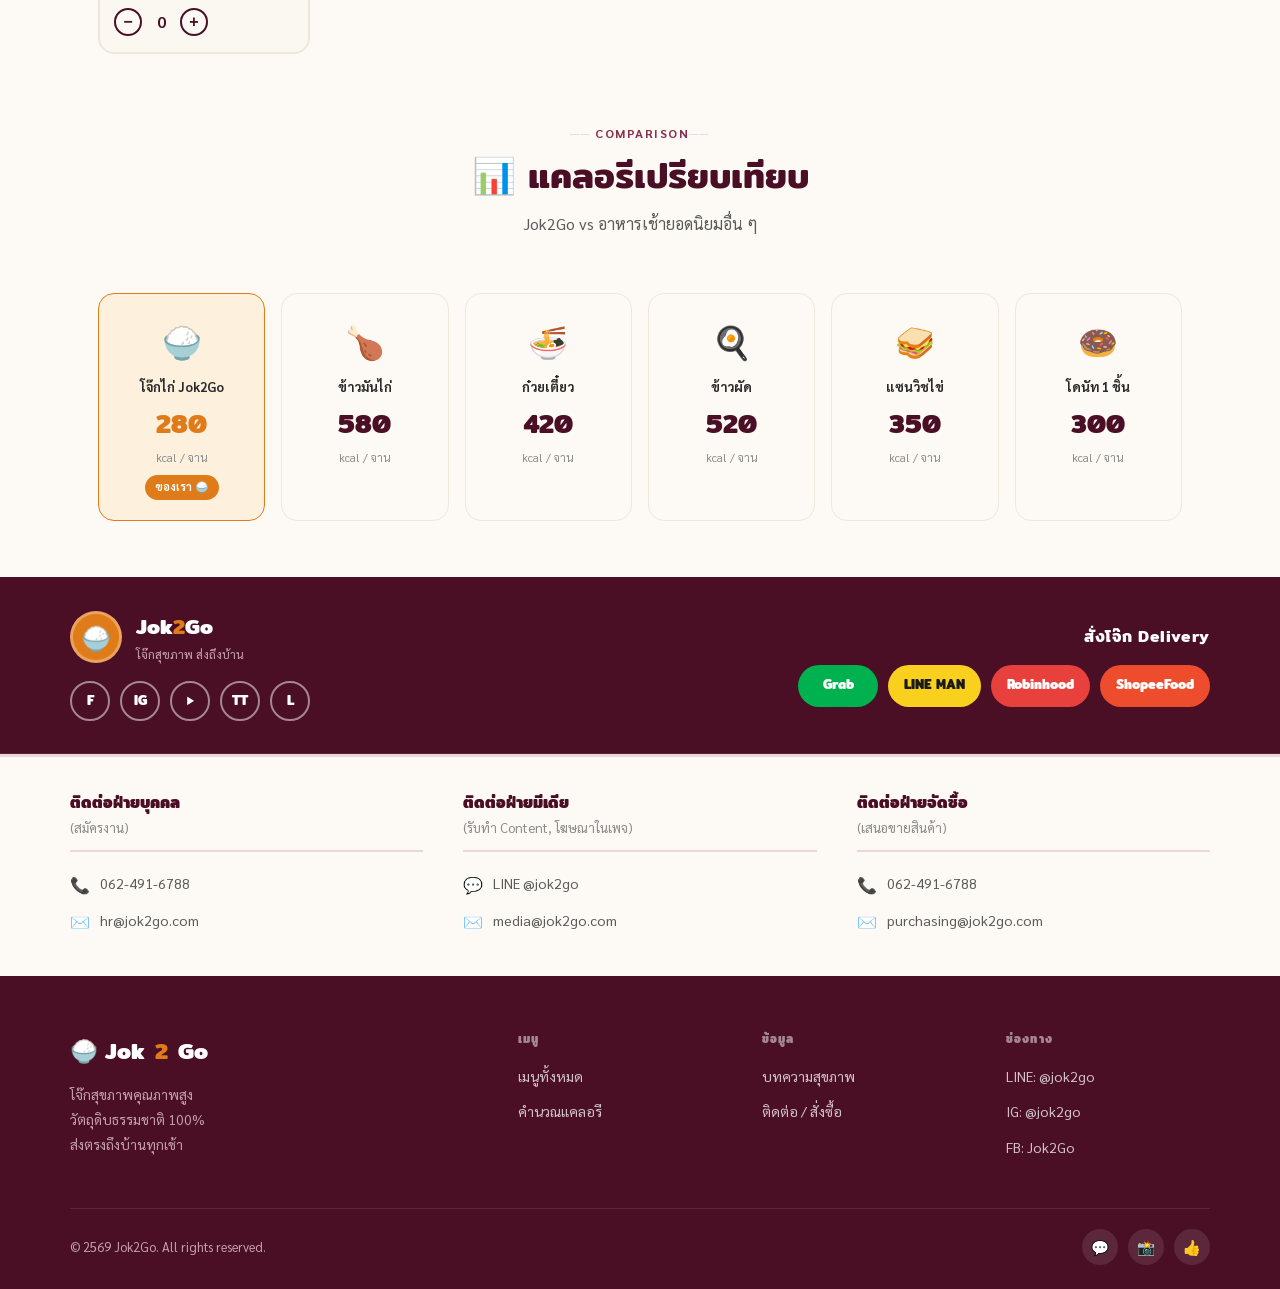
<file: calories.html>
<!DOCTYPE html>
<html lang="th">
<head>
  <meta charset="UTF-8">
  <meta name="viewport" content="width=device-width, initial-scale=1.0">
  <title>คำนวณแคลอรี — Jok2Go</title>
  <link rel="stylesheet" href="css/style.css">
  <style>
    /* ── BMR Section ── */
    .bmr-section {
      background: var(--cream);
      padding: 56px 0 40px;
    }
    .bmr-card {
      background: var(--parchment);
      border: 1.5px solid var(--cream-dark);
      border-radius: var(--radius-lg);
      padding: 36px 40px;
      max-width: 860px;
      margin: 0 auto;
    }
    .bmr-card h2 {
      color: var(--wine-deep);
      font-size: 1.4rem;
      margin-bottom: 6px;
    }
    .bmr-card > p {
      color: var(--ink-muted);
      font-size: 0.9rem;
      margin-bottom: 28px;
    }
    .bmr-form {
      display: grid;
      grid-template-columns: repeat(auto-fit, minmax(170px, 1fr));
      gap: 16px;
      margin-bottom: 24px;
    }
    .bmr-field label {
      display: block;
      font-size: 0.8rem;
      font-weight: 700;
      color: var(--wine-mid);
      letter-spacing: 0.06em;
      text-transform: uppercase;
      margin-bottom: 6px;
    }
    .bmr-field input,
    .bmr-field select {
      width: 100%;
      padding: 10px 14px;
      border: 1.5px solid var(--cream-dark);
      border-radius: var(--radius-sm);
      background: var(--cream);
      font-family: 'Sarabun', sans-serif;
      font-size: 0.95rem;
      color: var(--ink);
      transition: var(--transition);
      outline: none;
    }
    .bmr-field input:focus,
    .bmr-field select:focus {
      border-color: var(--wine-mid);
      background: var(--white);
    }
    .bmr-calc-btn {
      width: 100%;
      padding: 13px;
      background: var(--wine-deep);
      color: var(--white);
      border: none;
      border-radius: var(--radius);
      font-family: 'Mitr', sans-serif;
      font-size: 1rem;
      font-weight: 600;
      cursor: pointer;
      transition: var(--transition);
      margin-bottom: 24px;
    }
    .bmr-calc-btn:hover {
      background: var(--wine);
      transform: translateY(-1px);
    }
    .bmr-result {
      display: none;
      background: var(--wine-deep);
      border-radius: var(--radius);
      padding: 28px;
      color: var(--white);
    }
    .bmr-result.show { display: block; }
    .bmr-result-top {
      display: flex;
      align-items: center;
      gap: 24px;
      margin-bottom: 24px;
      flex-wrap: wrap;
    }
    .bmr-big {
      text-align: center;
    }
    .bmr-big-num {
      font-family: 'Mitr', sans-serif;
      font-size: 3rem;
      font-weight: 700;
      color: var(--white);
      line-height: 1;
    }
    .bmr-big-lbl {
      font-size: 0.78rem;
      color: var(--rose);
      margin-top: 4px;
    }
    .bmr-divider {
      width: 1px;
      height: 60px;
      background: rgba(255,255,255,0.15);
    }
    .bmr-info {
      flex: 1;
    }
    .bmr-info p {
      color: var(--rose);
      font-size: 0.85rem;
      line-height: 1.6;
    }
    .bmr-info strong {
      color: var(--white);
    }
    .bmr-meals {
      display: grid;
      grid-template-columns: repeat(3, 1fr);
      gap: 12px;
    }
    .bmr-meal-card {
      background: rgba(255,255,255,0.08);
      border: 1px solid rgba(255,255,255,0.15);
      border-radius: var(--radius-sm);
      padding: 16px 12px;
      text-align: center;
    }
    .bmr-meal-icon { font-size: 1.6rem; margin-bottom: 6px; }
    .bmr-meal-name { font-size: 0.78rem; color: var(--rose); margin-bottom: 8px; }
    .bmr-meal-kcal {
      font-family: 'Mitr', sans-serif;
      font-size: 1.4rem;
      font-weight: 700;
      color: var(--orange);
    }
    .bmr-meal-unit { font-size: 0.7rem; color: var(--rose); }
    .bmr-jok-tip {
      margin-top: 16px;
      padding: 12px 16px;
      background: rgba(224,123,26,0.15);
      border: 1px solid rgba(224,123,26,0.3);
      border-radius: var(--radius-sm);
      font-size: 0.85rem;
      color: rgba(255,255,255,0.85);
      line-height: 1.6;
    }
    .bmr-jok-tip strong { color: var(--orange); }
    /* Target banner (dynamic) */
    .target-banner {
      background: var(--orange-pale);
      border-bottom: 3px solid var(--orange);
    }
    /* ── Calc section tweaks ── */
    .empty-state { text-align: center; padding: 24px 0; }
    .empty-state .ei { font-size: 2.8rem; margin-bottom: 8px; }
    .order-list { max-height: 280px; overflow-y: auto; }
    .order-row {
      display: flex; align-items: center; justify-content: space-between;
      padding: 8px 0; border-bottom: 1px solid rgba(255,255,255,0.1);
      font-size: 0.85rem;
    }
    .order-row:last-child { border-bottom: none; }
    .or-name { color: var(--white); flex: 1; }
    .or-kcal { color: var(--rose); font-size: 0.78rem; margin-right: 8px; }
    .or-remove { cursor: pointer; color: rgba(255,255,255,0.4); font-size: 1rem; padding: 2px 6px; }
    .or-remove:hover { color: #FF6B6B; }
    /* Comparison cards */
    .cmp-card {
      background: var(--parchment);
      border: 1.5px solid var(--cream-dark);
      border-radius: var(--radius);
      padding: 20px 16px;
      text-align: center;
      transition: var(--transition);
    }
    .cmp-card.jok2go-card {
      border-color: var(--orange);
      background: var(--orange-pale);
    }
    .cmp-icon { font-size: 2rem; margin-bottom: 8px; }
    .cmp-name { font-size: 0.82rem; font-weight: 700; color: var(--ink); margin-bottom: 4px; }
    .cmp-kcal {
      font-family: 'Mitr', sans-serif;
      font-size: 1.6rem; font-weight: 700;
      color: var(--wine-deep); margin-bottom: 2px;
    }
    .cmp-card.jok2go-card .cmp-kcal { color: var(--orange); }
    .cmp-unit { font-size: 0.7rem; color: var(--ink-muted); }
    .cmp-badge {
      display: inline-block;
      margin-top: 8px;
      font-size: 0.68rem; font-weight: 700;
      padding: 3px 10px; border-radius: 20px;
      background: var(--orange); color: var(--white);
    }
  </style>
</head>
<body>

<!-- Ticker -->
<div class="ticker-wrap">
  <div class="ticker-track">
    <span class="ticker-item">🍚 โจ๊กสุขภาพ ส่งถึงบ้าน</span>
    <span class="ticker-item">🔥 คำนวณแคลอรีได้ทันที</span>
    <span class="ticker-item">💪 วัตถุดิบธรรมชาติ 100%</span>
    <span class="ticker-item">🚀 ส่งใน 45 นาที</span>
    <span class="ticker-item">🌿 No MSG, No สี, No วัตถุกันเสีย</span>
    <span class="ticker-item">🍚 โจ๊กสุขภาพ ส่งถึงบ้าน</span>
    <span class="ticker-item">🔥 คำนวณแคลอรีได้ทันที</span>
    <span class="ticker-item">💪 วัตถุดิบธรรมชาติ 100%</span>
    <span class="ticker-item">🚀 ส่งใน 45 นาที</span>
    <span class="ticker-item">🌿 No MSG, No สี, No วัตถุกันเสีย</span>
  </div>
</div>

<!-- Navbar -->
<nav class="navbar">
  <div class="navbar-inner">
    <a href="index.html" class="navbar-brand">
      <div class="brand-bowl">🍚</div>
      Jok<span class="brand-2">2</span>Go
    </a>
    <ul class="nav-links">
      <li><a href="menu.html">เมนู</a></li>
      <li><a href="calories.html" class="active">คำนวณแคลอรี</a></li>
      <li><a href="blog.html">บทความ</a></li>
      <li><a href="contact.html">ติดต่อ</a></li>
      <li><a href="contact.html" class="nav-cta">สั่งผ่าน LINE →</a></li>
    </ul>
    <button class="nav-toggle" id="navToggle">☰</button>
  </div>
</nav>

<!-- Page Hero -->
<div class="page-hero">
  <div class="breadcrumb">
    <a href="index.html">หน้าแรก</a> <span style="color:rgba(255,255,255,0.3)">›</span> คำนวณแคลอรี
  </div>
  <h1>🔢 คำนวณแคลอรีของคุณ</h1>
  <p>รู้แคลอรีที่ร่างกายต้องการ แล้วเลือกเมนู Jok2Go ให้พอดีกับเป้าหมายของคุณ</p>
</div>

<!-- Wave down -->
<svg class="wave-divider" viewBox="0 0 1440 40" preserveAspectRatio="none">
  <path d="M0,40 C360,0 1080,0 1440,40 L1440,0 L0,0 Z" fill="var(--wine-deep)"/>
</svg>

<!-- ═══ STEP 1: BMR / TDEE Calculator ═══ -->
<section class="bmr-section">
  <div class="container">
    <div class="sec-head" style="margin-bottom:32px">
      <span class="sec-tag">ขั้นที่ 1</span>
      <h2>คำนวณแคลอรีที่ร่างกายต้องการ</h2>
      <p>กรอกข้อมูลของคุณเพื่อรู้แคลอรีเป้าหมายต่อวันและต่อมื้อ</p>
    </div>

    <div class="bmr-card">
      <div class="bmr-form">
        <div class="bmr-field">
          <label>เพศ</label>
          <select id="bmrGender">
            <option value="male">ชาย</option>
            <option value="female">หญิง</option>
          </select>
        </div>
        <div class="bmr-field">
          <label>อายุ (ปี)</label>
          <input type="number" id="bmrAge" placeholder="เช่น 30" min="10" max="100" value="30">
        </div>
        <div class="bmr-field">
          <label>น้ำหนัก (กก.)</label>
          <input type="number" id="bmrWeight" placeholder="เช่น 65" min="30" max="200" value="65">
        </div>
        <div class="bmr-field">
          <label>ส่วนสูง (ซม.)</label>
          <input type="number" id="bmrHeight" placeholder="เช่น 170" min="100" max="250" value="170">
        </div>
        <div class="bmr-field" style="grid-column: 1 / -1">
          <label>ระดับกิจกรรม</label>
          <select id="bmrActivity">
            <option value="1.2">นั่งทำงานส่วนใหญ่ (ออกกำลังกายน้อยมาก)</option>
            <option value="1.375">ออกกำลังกาย 1–3 วัน/สัปดาห์</option>
            <option value="1.55" selected>ออกกำลังกาย 3–5 วัน/สัปดาห์</option>
            <option value="1.725">ออกกำลังกาย 6–7 วัน/สัปดาห์</option>
            <option value="1.9">งานหนัก / ออกกำลังกาย 2 ครั้ง/วัน</option>
          </select>
        </div>
      </div>

      <button class="bmr-calc-btn" onclick="calcBMR()">🔢 คำนวณแคลอรีที่ต้องการ</button>

      <div class="bmr-result" id="bmrResult">
        <div class="bmr-result-top">
          <div class="bmr-big">
            <div class="bmr-big-num" id="tdeeNum">—</div>
            <div class="bmr-big-lbl">kcal ต่อวัน (TDEE)</div>
          </div>
          <div class="bmr-divider"></div>
          <div class="bmr-info">
            <p id="bmrDesc">—</p>
          </div>
        </div>
        <div class="bmr-meals">
          <div class="bmr-meal-card">
            <div class="bmr-meal-icon">🌅</div>
            <div class="bmr-meal-name">มื้อเช้า (25%)</div>
            <div class="bmr-meal-kcal" id="mealBreakfast">—</div>
            <div class="bmr-meal-unit">kcal</div>
          </div>
          <div class="bmr-meal-card">
            <div class="bmr-meal-icon">☀️</div>
            <div class="bmr-meal-name">มื้อกลางวัน (40%)</div>
            <div class="bmr-meal-kcal" id="mealLunch">—</div>
            <div class="bmr-meal-unit">kcal</div>
          </div>
          <div class="bmr-meal-card">
            <div class="bmr-meal-icon">🌙</div>
            <div class="bmr-meal-name">มื้อเย็น (35%)</div>
            <div class="bmr-meal-kcal" id="mealDinner">—</div>
            <div class="bmr-meal-unit">kcal</div>
          </div>
        </div>
        <div class="bmr-jok-tip" id="jokTip"></div>
      </div>
    </div>
  </div>
</section>

<!-- ═══ STEP 2: Info banner (updates dynamically) ═══ -->
<div class="target-banner">
  <div class="container" style="padding:14px 28px; display:flex; gap:14px; align-items:center; flex-wrap:wrap">
    <span style="font-size:1.4rem">💡</span>
    <div style="font-size:0.9rem" id="targetBanner">
      <strong style="color:var(--orange)">ขั้นที่ 2 — เลือกเมนูด้านล่าง:</strong>
      <span style="color:var(--ink); margin-left:8px" id="targetText">
        คำนวณแคลอรีส่วนตัวก่อน แล้วเลือกเมนูให้พอดีกับมื้อเช้าของคุณ
      </span>
    </div>
  </div>
</div>

<!-- ═══ STEP 2: Menu Calorie Calculator ═══ -->
<section class="calc-section section-sm">
  <div class="container">

    <div class="sec-head" style="margin-bottom:32px">
      <span class="sec-tag">ขั้นที่ 2</span>
      <h2>เลือกเมนู Jok2Go ของคุณ</h2>
      <p>กดที่รายการเพื่อเพิ่ม — ระบบจะคำนวณแคลอรีให้อัตโนมัติ</p>
    </div>

    <!-- Filter tabs -->
    <div class="filter-bar" id="catTabs">
      <button class="filter-btn active" onclick="filterCat('all',this)">ทั้งหมด</button>
      <button class="filter-btn" onclick="filterCat('jok',this)">🍚 โจ๊กหลัก</button>
      <button class="filter-btn" onclick="filterCat('protein',this)">💪 โปรตีน</button>
      <button class="filter-btn" onclick="filterCat('topping',this)">🥚 Toppings</button>
      <button class="filter-btn" onclick="filterCat('drink',this)">🍵 เครื่องดื่ม</button>
    </div>

    <div class="calc-layout">

      <!-- Left: Item picker -->
      <div>
        <p style="font-size:0.88rem; color:var(--ink-muted); margin-bottom:20px">
          👆 กดที่รายการเพื่อเพิ่มเข้าคำนวณ — กด + / − เพื่อปรับจำนวน
        </p>
        <div class="calc-grid" id="itemsGrid">
          <!-- rendered by JS -->
        </div>
      </div>

      <!-- Right: Result panel -->
      <div class="result-panel">
        <h3>🛒 รายการที่เลือก</h3>

        <div class="empty-state" id="emptyState">
          <div class="ei">🍽️</div>
          <p style="color:var(--rose); font-size:0.88rem">ยังไม่ได้เลือกเมนู<br><small>กดเลือกด้านซ้ายได้เลย</small></p>
        </div>

        <div id="orderList" style="display:none">
          <div class="order-list" id="orderRows"></div>
        </div>

        <!-- Total -->
        <div class="total-display" id="totalSection" style="display:none">
          <div style="font-size:0.78rem; color:var(--rose); margin-bottom:4px">แคลอรีรวม</div>
          <div class="total-num" id="totalCalNum">0</div>
          <div class="total-unit">kcal</div>
        </div>

        <!-- vs target -->
        <div id="vsTarget" style="display:none; text-align:center; font-size:0.82rem; color:var(--rose); margin-bottom:12px"></div>

        <!-- Gauge -->
        <div class="gauge-area" id="gaugeWrap" style="display:none">
          <div class="gauge-labels">
            <span>0</span>
            <span id="gaugeLabel">เป้าหมาย 500 kcal</span>
            <span id="gaugeMax">1000+</span>
          </div>
          <div class="gauge-track"><div class="gauge-bar" id="gaugeBar"></div></div>
        </div>

        <!-- Status chip -->
        <div class="status-chip good" id="statusChip" style="display:none"></div>

        <!-- Macros -->
        <div class="macro-result" id="macroResult" style="display:none">
          <div class="mr-cell">
            <div class="mr-val" id="mProtein">0g</div>
            <div class="mr-lbl">โปรตีน</div>
          </div>
          <div class="mr-cell">
            <div class="mr-val" id="mCarb">0g</div>
            <div class="mr-lbl">คาร์บ</div>
          </div>
          <div class="mr-cell">
            <div class="mr-val" id="mFat">0g</div>
            <div class="mr-lbl">ไขมัน</div>
          </div>
        </div>
        <!-- Sodium -->
        <div id="sodiumRow" style="display:none; text-align:center; background:rgba(255,255,255,0.07); border-radius:var(--radius-sm); padding:10px 8px; margin-bottom:14px">
          <div style="font-size:0.68rem; color:var(--rose); text-transform:uppercase; letter-spacing:0.08em; margin-bottom:3px">โซเดียมรวม</div>
          <div style="font-family:'Mitr',sans-serif; font-size:1.3rem; font-weight:700; color:#FFD700" id="mSodium">0 mg</div>
          <div id="sodiumNote" style="font-size:0.7rem; color:var(--rose); margin-top:2px"></div>
        </div>

        <!-- Burn equivalent -->
        <div class="burn-section" id="burnSection" style="display:none">
          <div class="burn-title">🏃 ต้องออกกำลังกายนานแค่ไหน?</div>
          <div id="burnRows"></div>
        </div>

        <!-- Fun fact -->
        <div id="funFact" style="display:none; margin:14px 0; padding:12px; background:rgba(255,255,255,0.06); border-radius:var(--radius-sm); font-size:0.82rem; color:rgba(255,255,255,0.75); line-height:1.6"></div>

        <!-- CTA -->
        <a href="contact.html" class="btn btn-orange" id="orderCta"
           style="width:100%; justify-content:center; margin-top:16px; display:none">
          💬 สั่งผ่าน LINE ได้เลย
        </a>

        <!-- Reset -->
        <button onclick="resetAll()" id="resetBtn"
          style="width:100%;margin-top:8px;padding:8px;background:none;border:1px solid rgba(255,255,255,0.2);
                 border-radius:var(--radius-sm);cursor:pointer;color:var(--rose);font-size:0.82rem;display:none">
          ↺ เริ่มใหม่
        </button>
      </div>
    </div>

    <!-- Comparison section -->
    <div style="margin-top:64px">
      <div class="sec-head">
        <span class="sec-tag">Comparison</span>
        <h2>📊 แคลอรีเปรียบเทียบ</h2>
        <p>Jok2Go vs อาหารเช้ายอดนิยมอื่น ๆ</p>
      </div>
      <div style="display:grid; grid-template-columns:repeat(auto-fit,minmax(150px,1fr)); gap:16px" id="cmpGrid"></div>
    </div>

  </div>
</section>

<!-- ══ Footer Top Strip ══ -->
<div class="footer-top-strip">
  <div class="fts-inner">
    <div class="fts-left">
      <div class="fts-brand">
        <div class="fts-logo-circle">🍚</div>
        <div>
          <div class="fts-brand-name">Jok<span>2</span>Go</div>
          <div class="fts-brand-sub">โจ๊กสุขภาพ ส่งถึงบ้าน</div>
        </div>
      </div>
      <div class="fts-social">
        <a href="#" class="fts-icon" title="Facebook">F</a>
        <a href="#" class="fts-icon" title="Instagram">IG</a>
        <a href="#" class="fts-icon" title="YouTube">▶</a>
        <a href="#" class="fts-icon" title="TikTok">TT</a>
        <a href="#" class="fts-icon" title="LINE">L</a>
      </div>
    </div>
    <div class="fts-right">
      <div class="fts-delivery-title">สั่งโจ๊ก Delivery</div>
      <div class="fts-delivery-logos">
        <div class="dl-badge dl-grab">Grab</div>
        <div class="dl-badge dl-lman">LINE MAN</div>
        <div class="dl-badge dl-robin">Robinhood</div>
        <div class="dl-badge dl-shopee">ShopeeFood</div>
      </div>
    </div>
  </div>
</div>

<!-- ══ Footer Contact Strip ══ -->
<div class="footer-contact-strip">
  <div class="fcs-grid">
    <div class="fcs-col">
      <h4 class="fcs-title">ติดต่อฝ่ายบุคคล</h4>
      <p class="fcs-sub">(สมัครงาน)</p>
      <div class="fcs-divider"></div>
      <div class="fcs-row"><span class="fcs-row-icon">📞</span><span>062-491-6788</span></div>
      <div class="fcs-row"><span class="fcs-row-icon">✉️</span><span>hr@jok2go.com</span></div>
    </div>
    <div class="fcs-col">
      <h4 class="fcs-title">ติดต่อฝ่ายมีเดีย</h4>
      <p class="fcs-sub">(รับทำ Content, โฆษณาในเพจ)</p>
      <div class="fcs-divider"></div>
      <div class="fcs-row"><span class="fcs-row-icon">💬</span><span>LINE @jok2go</span></div>
      <div class="fcs-row"><span class="fcs-row-icon">✉️</span><span>media@jok2go.com</span></div>
    </div>
    <div class="fcs-col">
      <h4 class="fcs-title">ติดต่อฝ่ายจัดซื้อ</h4>
      <p class="fcs-sub">(เสนอขายสินค้า)</p>
      <div class="fcs-divider"></div>
      <div class="fcs-row"><span class="fcs-row-icon">📞</span><span>062-491-6788</span></div>
      <div class="fcs-row"><span class="fcs-row-icon">✉️</span><span>purchasing@jok2go.com</span></div>
    </div>
  </div>
</div>

<!-- ══ Footer Bottom ══ -->
<footer>
  <div class="footer-grid">
    <div>
      <div class="footer-brand-name">🍚 Jok<span class="orange">2</span>Go</div>
      <p>โจ๊กสุขภาพคุณภาพสูง<br>วัตถุดิบธรรมชาติ 100%<br>ส่งตรงถึงบ้านทุกเช้า</p>
    </div>
    <div>
      <h4>เมนู</h4>
      <ul>
        <li><a href="menu.html">เมนูทั้งหมด</a></li>
        <li><a href="calories.html">คำนวณแคลอรี</a></li>
      </ul>
    </div>
    <div>
      <h4>ข้อมูล</h4>
      <ul>
        <li><a href="blog.html">บทความสุขภาพ</a></li>
        <li><a href="contact.html">ติดต่อ / สั่งซื้อ</a></li>
      </ul>
    </div>
    <div>
      <h4>ช่องทาง</h4>
      <ul>
        <li><a href="#">LINE: @jok2go</a></li>
        <li><a href="#">IG: @jok2go</a></li>
        <li><a href="#">FB: Jok2Go</a></li>
      </ul>
    </div>
  </div>
  <div class="footer-bottom">
    <span>© 2569 Jok2Go. All rights reserved.</span>
    <div class="socials">
      <a href="#" class="social-btn">💬</a>
      <a href="#" class="social-btn">📸</a>
      <a href="#" class="social-btn">👍</a>
    </div>
  </div>
</footer>

<script src="js/main.js"></script>
<script>
/* ═══════════════════════════════════════
   Jok2Go — Calories Page JavaScript
═══════════════════════════════════════ */

// ── Global state ──────────────────────
let userTargetKcal = 500; // default breakfast target
let cart = {};            // { itemId: quantity }
let currentFilter = 'all';

// ── Menu Data ─────────────────────────
// na = sodium in mg
const MENU = [
  // ── โจ๊กหลัก (เลือกชนิดข้าว) ──────────────────────────────
  { id:'j1', cat:'jok', emoji:'🍚', name:'โจ๊กข้าวหอมมะลิ',
    cal:210, p:5,  c:44, f:2, na:430,
    tags:['Classic','สีขาว'] },
  { id:'j2', cat:'jok', emoji:'🌾', name:'โจ๊กธัญพืช',
    cal:225, p:7,  c:45, f:3, na:390,
    tags:['Fiber','สีน้ำตาล'] },
  { id:'j3', cat:'jok', emoji:'🍇', name:'โจ๊กไรซ์เบอรี่',
    cal:200, p:5,  c:42, f:2, na:360,
    tags:['Antioxidant','สีแดงเข้ม'] },

  // ── โปรตีน ────────────────────────────────────────────────
  { id:'p1', cat:'protein', emoji:'🍗', name:'ไก่ฉีก',
    cal:80,  p:16, c:0,  f:2, na:200,
    tags:['High Protein','Low Cal'] },
  { id:'p2', cat:'protein', emoji:'🐟', name:'ปลากระพง',
    cal:90,  p:18, c:0,  f:3, na:160,
    tags:['Omega-3','High Protein'] },
  { id:'p3', cat:'protein', emoji:'🥚', name:'ไข่ต้ม',
    cal:70,  p:6,  c:0,  f:5, na:70,
    tags:['Classic'] },
  { id:'p4', cat:'protein', emoji:'🫙', name:'ไข่ออนเซ็น',
    cal:65,  p:6,  c:0,  f:4, na:65,
    tags:['Soft Texture'] },
  { id:'p5', cat:'protein', emoji:'🤍', name:'ไข่ขาวล้วน',
    cal:55,  p:11, c:1,  f:0, na:165,
    tags:['High Protein','Low Fat'] },
  { id:'p6', cat:'protein', emoji:'🐷', name:'หมูเด้ง',
    cal:120, p:12, c:2,  f:7, na:380,
    tags:['Crispy','Classic'] },
  { id:'p7', cat:'protein', emoji:'🖤', name:'ไข่เยี่ยวม้า',
    cal:60,  p:5,  c:1,  f:4, na:350,
    tags:['Century Egg'] },
  { id:'p8', cat:'protein', emoji:'🧂', name:'ไข่เค็ม',
    cal:85,  p:7,  c:1,  f:6, na:660,
    tags:['Salty'] },
  { id:'p9', cat:'protein', emoji:'🫀', name:'กระเพาะหมู',
    cal:70,  p:12, c:2,  f:2, na:280,
    tags:['High Protein'] },
  { id:'p10',cat:'protein', emoji:'🦐', name:'กุ้ง',
    cal:50,  p:10, c:1,  f:1, na:120,
    tags:['Low Cal','High Protein'] },

  // ── Toppings ──────────────────────────────────────────────
  { id:'t1', cat:'topping', emoji:'🥚', name:'ไข่ไก่สด',        cal:70,  p:6,  c:0,  f:5, na:70,  tags:[] },
  { id:'t2', cat:'topping', emoji:'🫚', name:'น้ำมันขิง',        cal:45,  p:0,  c:0,  f:4, na:0,   tags:[] },
  { id:'t3', cat:'topping', emoji:'🧅', name:'กระเทียมเจียว',    cal:30,  p:0,  c:3,  f:0, na:15,  tags:[] },
  { id:'t4', cat:'topping', emoji:'🫘', name:'ถั่วดำต้ม',        cal:40,  p:3,  c:5,  f:0, na:5,   tags:['Fiber'] },
  { id:'t5', cat:'topping', emoji:'🌿', name:'ผักชีลาว',         cal:5,   p:0,  c:0,  f:0, na:5,   tags:['Vit C'] },
  { id:'t6', cat:'topping', emoji:'🌶️', name:'พริกสด',           cal:10,  p:0,  c:2,  f:0, na:3,   tags:[] },

  // ── เครื่องดื่ม ────────────────────────────────────────────
  { id:'d1', cat:'drink', emoji:'🍵', name:'ชาเขียวร้อน',       cal:5,   p:0,  c:1,  f:0, na:5,   tags:['Antioxidant'] },
  { id:'d2', cat:'drink', emoji:'🧃', name:'น้ำขิงผึ้ง',         cal:60,  p:0,  c:14, f:0, na:10,  tags:['อุ่นท้อง'] },
  { id:'d3', cat:'drink', emoji:'☕', name:'กาแฟดำ',             cal:5,   p:0,  c:1,  f:0, na:5,   tags:[] },
];

// Comparison data
const CMP = [
  { name:'โจ๊กไก่ Jok2Go', emoji:'🍚', cal:280, jok2go:true },
  { name:'ข้าวมันไก่',      emoji:'🍗', cal:580, jok2go:false },
  { name:'ก๋วยเตี๋ยว',      emoji:'🍜', cal:420, jok2go:false },
  { name:'ข้าวผัด',         emoji:'🍳', cal:520, jok2go:false },
  { name:'แซนวิชไข่',       emoji:'🥪', cal:350, jok2go:false },
  { name:'โดนัท 1 ชิ้น',   emoji:'🍩', cal:300, jok2go:false },
];

// Fun facts
const FACTS = [
  '🌿 โจ๊ก Jok2Go ใช้ข้าวหักอ้วน ย่อยง่ายกว่าข้าวสวยถึง 40%',
  '💧 ความชื้นสูงในโจ๊กช่วยให้อิ่มนานขึ้นโดยใช้แคลอรีน้อยกว่า',
  '🏃 วิ่ง 30 นาทีเผาผลาญได้ประมาณ 300 kcal — โจ๊ก 1 ชามพอดี!',
  '🧬 โปรตีนในโจ๊กไก่ช่วยสร้างกล้ามเนื้อหลังออกกำลังกาย',
  '🌾 ขิงสดในโจ๊กช่วยกระตุ้นระบบเผาผลาญและลดการอักเสบ',
];

// ── BMR / TDEE Calculator ──────────────
function calcBMR() {
  const gender   = document.getElementById('bmrGender').value;
  const age      = parseInt(document.getElementById('bmrAge').value) || 30;
  const weight   = parseFloat(document.getElementById('bmrWeight').value) || 65;
  const height   = parseFloat(document.getElementById('bmrHeight').value) || 170;
  const activity = parseFloat(document.getElementById('bmrActivity').value);

  // Mifflin-St Jeor
  let bmr = 10 * weight + 6.25 * height - 5 * age;
  bmr += (gender === 'male') ? 5 : -161;
  const tdee = Math.round(bmr * activity);

  const breakfast = Math.round(tdee * 0.25);
  const lunch     = Math.round(tdee * 0.40);
  const dinner    = Math.round(tdee * 0.35);

  // Update UI
  document.getElementById('tdeeNum').textContent       = tdee.toLocaleString();
  document.getElementById('mealBreakfast').textContent  = breakfast;
  document.getElementById('mealLunch').textContent      = lunch;
  document.getElementById('mealDinner').textContent     = dinner;

  // Description
  let goal = '';
  if      (tdee < 1600) goal = 'ร่างกายต้องการพลังงานค่อนข้างน้อย เน้นอาหารคุณภาพสูง';
  else if (tdee < 2000) goal = 'ระดับพลังงานปกติ เหมาะสำหรับการรักษาน้ำหนัก';
  else if (tdee < 2500) goal = 'ระดับพลังงานปานกลาง-สูง เหมาะสำหรับคนที่กระฉับกระเฉง';
  else                  goal = 'ระดับพลังงานสูง ต้องการอาหารที่มีคุณค่าโภชนาการครบ';

  document.getElementById('bmrDesc').innerHTML =
    `<strong>BMR ของคุณ: ${Math.round(bmr).toLocaleString()} kcal/วัน</strong><br>${goal}`;

  // Jok2Go tip
  const pct = Math.round((280 / breakfast) * 100);
  document.getElementById('jokTip').innerHTML =
    `🍚 <strong>โจ๊กไก่ออร์แกนิก (280 kcal)</strong> คิดเป็น <strong>${pct}%</strong> ของมื้อเช้าที่คุณควรได้รับ — ` +
    `เติมด้วย ไข่ไก่สด (+70 kcal) หรือ ถั่วดำต้ม (+40 kcal) ให้ครบเป้าหมาย <strong>${breakfast} kcal</strong>`;

  // Show result
  document.getElementById('bmrResult').classList.add('show');

  // Update target banner & gauge
  userTargetKcal = breakfast;
  document.getElementById('targetText').textContent =
    `มื้อเช้าของคุณ = ${breakfast} kcal — เลือกเมนูด้านล่างให้ใกล้เป้าหมายนี้`;
  document.getElementById('gaugeLabel').textContent = `เป้าหมาย ${breakfast} kcal`;
  document.getElementById('gaugeMax').textContent   = `${Math.round(breakfast * 2)}+`;

  updateResult();
}

// ── Render menu items ──────────────────
function renderItems() {
  const grid = document.getElementById('itemsGrid');
  grid.innerHTML = '';
  MENU.forEach(item => {
    if (currentFilter !== 'all' && item.cat !== currentFilter) return;
    const qty = cart[item.id] || 0;
    const sel = qty > 0 ? 'selected' : '';
    grid.innerHTML += `
      <div class="calc-item ${sel}" id="ci-${item.id}" onclick="toggleItem('${item.id}')">
        <span class="ci-emoji">${item.emoji}</span>
        <div class="ci-name">${item.name}</div>
        <div class="ci-cal">${item.cal} kcal${item.p ? ` · P:${item.p}g` : ''}${item.c ? ` · C:${item.c}g` : ''}${item.f ? ` · F:${item.f}g` : ''}</div>
        <div style="font-size:0.7rem;color:#b07d40;margin-bottom:2px">🧂 Na: ${item.na} mg</div>
        ${item.tags.length ? `<div style="font-size:0.7rem;color:var(--wine-mid);margin-bottom:8px">${item.tags.join(' · ')}</div>` : '<div style="margin-bottom:6px"></div>'}
        <div class="qty-row" onclick="event.stopPropagation()">
          <button class="qbtn" onclick="changeQty('${item.id}',-1)">−</button>
          <span class="qnum" id="qn-${item.id}">${qty}</span>
          <button class="qbtn" onclick="changeQty('${item.id}',1)">+</button>
        </div>
      </div>`;
  });
}

function filterCat(cat, btn) {
  currentFilter = cat;
  document.querySelectorAll('#catTabs .filter-btn').forEach(b => b.classList.remove('active'));
  btn.classList.add('active');
  renderItems();
}

function toggleItem(id) {
  if ((cart[id] || 0) === 0) {
    cart[id] = 1;
  } else {
    delete cart[id];
  }
  renderItems();
  updateResult();
}

function changeQty(id, delta) {
  const cur = cart[id] || 0;
  const nxt = cur + delta;
  if (nxt <= 0) { delete cart[id]; }
  else { cart[id] = nxt; }
  renderItems();
  updateResult();
}

// ── Result panel ───────────────────────
function updateResult() {
  const ids = Object.keys(cart);
  const show = ids.length > 0;

  // Toggle empty / order list
  document.getElementById('emptyState').style.display  = show ? 'none' : 'block';
  document.getElementById('orderList').style.display   = show ? 'block' : 'none';
  document.getElementById('totalSection').style.display= show ? 'block' : 'none';
  document.getElementById('gaugeWrap').style.display   = show ? 'block' : 'none';
  document.getElementById('statusChip').style.display  = show ? 'block' : 'none';
  document.getElementById('macroResult').style.display = show ? 'flex' : 'none';
  document.getElementById('sodiumRow').style.display   = show ? 'block' : 'none';
  document.getElementById('burnSection').style.display = show ? 'block' : 'none';
  document.getElementById('funFact').style.display     = show ? 'block' : 'none';
  document.getElementById('orderCta').style.display    = show ? 'flex' : 'none';
  document.getElementById('resetBtn').style.display    = show ? 'block' : 'none';
  document.getElementById('vsTarget').style.display    = show ? 'block' : 'none';

  if (!show) return;

  // Calculate totals
  let totalCal = 0, totalP = 0, totalC = 0, totalF = 0, totalNa = 0;
  let orderHTML = '';

  ids.forEach(id => {
    const item = MENU.find(m => m.id === id);
    if (!item) return;
    const q = cart[id];
    totalCal += item.cal * q;
    totalP   += item.p * q;
    totalC   += item.c * q;
    totalF   += item.f * q;
    totalNa  += item.na * q;
    orderHTML += `
      <div class="order-row">
        <span class="or-name">${item.emoji} ${item.name}${q > 1 ? ` ×${q}` : ''}</span>
        <span class="or-kcal">${item.cal * q} kcal · Na:${item.na * q}mg</span>
        <span class="or-remove" onclick="removeItem('${id}')">✕</span>
      </div>`;
  });

  document.getElementById('orderRows').innerHTML = orderHTML;
  document.getElementById('totalCalNum').textContent = totalCal;
  document.getElementById('mProtein').textContent    = totalP + 'g';
  document.getElementById('mCarb').textContent       = totalC + 'g';
  document.getElementById('mFat').textContent        = totalF + 'g';

  // Sodium display
  document.getElementById('mSodium').textContent = totalNa.toLocaleString() + ' mg';
  const naRef = 2000; // WHO daily limit mg
  const naPct = Math.round((totalNa / naRef) * 100);
  let naNote = '';
  if (totalNa < 300)      naNote = `✅ โซเดียมต่ำมาก (${naPct}% ของค่าแนะนำต่อวัน)`;
  else if (totalNa < 600) naNote = `✅ โซเดียมอยู่ในระดับดี (${naPct}% ของค่าแนะนำต่อวัน)`;
  else if (totalNa < 1000)naNote = `⚠️ โซเดียมปานกลาง (${naPct}% ของค่าแนะนำต่อวัน)`;
  else                     naNote = `🔴 โซเดียมสูง — ค่าแนะนำต่อวัน ≤ 2,000 mg`;
  document.getElementById('sodiumNote').textContent = naNote;

  // vs target
  const diff = totalCal - userTargetKcal;
  const vsEl = document.getElementById('vsTarget');
  if (diff === 0) {
    vsEl.textContent = '🎯 พอดีกับเป้าหมายมื้อเช้าเลย!';
  } else if (diff > 0) {
    vsEl.textContent = `⚠️ เกินเป้าหมายมื้อเช้า ${diff} kcal`;
  } else {
    vsEl.textContent = `💡 ยังขาดอีก ${Math.abs(diff)} kcal จากเป้าหมายมื้อเช้า`;
  }

  // Gauge
  const pct = Math.min((totalCal / (userTargetKcal * 2)) * 100, 100);
  const ratio = totalCal / userTargetKcal;
  const bar = document.getElementById('gaugeBar');
  bar.style.width = pct + '%';
  bar.className = 'gauge-bar' + (ratio > 1.3 ? ' over' : ratio > 1.1 ? ' warn' : '');

  // Status chip
  const chip = document.getElementById('statusChip');
  chip.className = 'status-chip';
  if (ratio < 0.8) {
    chip.classList.add('good'); chip.textContent = '👍 น้อยกว่าเป้าหมาย — อาจเพิ่ม Topping ได้';
  } else if (ratio <= 1.15) {
    chip.classList.add('good'); chip.textContent = '🎯 อยู่ในช่วงเป้าหมายที่ดี!';
  } else if (ratio <= 1.4) {
    chip.classList.add('warn'); chip.textContent = '⚡ สูงกว่าเป้าหมายเล็กน้อย';
  } else {
    chip.classList.add('over'); chip.textContent = '🔴 สูงกว่าเป้าหมายมาก';
  }

  // Burn
  const burns = [
    { act:'🚶 เดิน',    calPerMin:4  },
    { act:'🏃 วิ่ง',    calPerMin:10 },
    { act:'🚴 ปั่นจักรยาน', calPerMin:8 },
    { act:'🏊 ว่ายน้ำ',  calPerMin:9  },
  ];
  let burnHTML = '';
  burns.forEach(b => {
    const mins = Math.round(totalCal / b.calPerMin);
    const h = Math.floor(mins / 60), m = mins % 60;
    const label = h > 0 ? `${h} ชม. ${m} นาที` : `${m} นาที`;
    burnHTML += `<div style="display:flex;justify-content:space-between;font-size:0.82rem;padding:5px 0;border-bottom:1px solid rgba(255,255,255,0.08)">
      <span style="color:var(--rose)">${b.act}</span>
      <span style="color:var(--white);font-weight:600">${label}</span>
    </div>`;
  });
  document.getElementById('burnRows').innerHTML = burnHTML;

  // Fun fact (random)
  document.getElementById('funFact').innerHTML = '💡 ' + FACTS[Math.floor(totalCal / 50) % FACTS.length];
}

function removeItem(id) {
  delete cart[id];
  renderItems();
  updateResult();
}

function resetAll() {
  cart = {};
  renderItems();
  updateResult();
}

// ── Comparison grid ────────────────────
function renderComparison() {
  document.getElementById('cmpGrid').innerHTML = CMP.map(c => `
    <div class="cmp-card ${c.jok2go ? 'jok2go-card' : ''}">
      <div class="cmp-icon">${c.emoji}</div>
      <div class="cmp-name">${c.name}</div>
      <div class="cmp-kcal">${c.cal}</div>
      <div class="cmp-unit">kcal / จาน</div>
      ${c.jok2go ? '<div class="cmp-badge">ของเรา 🍚</div>' : ''}
    </div>`).join('');
}

// ── Init ───────────────────────────────
document.addEventListener('DOMContentLoaded', () => {
  renderItems();
  renderComparison();
});
</script>
</body>
</html>
</file>
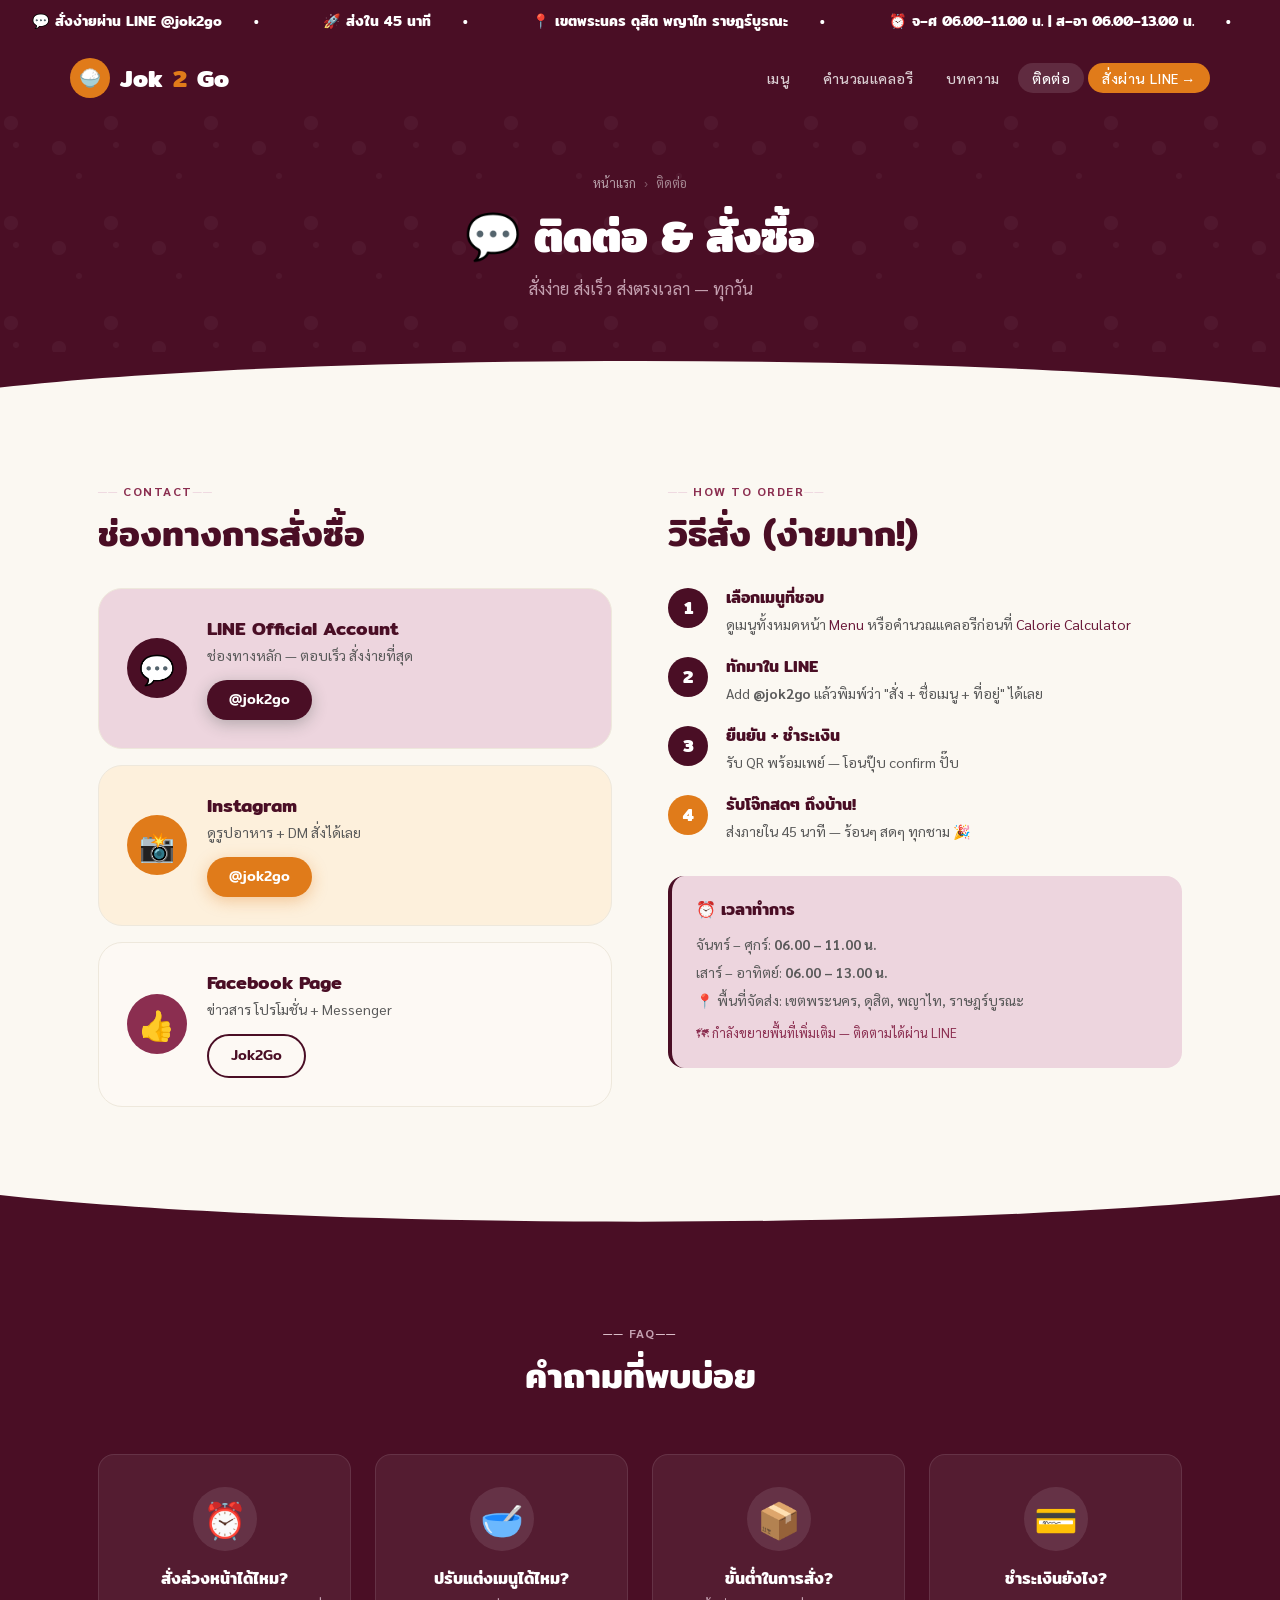
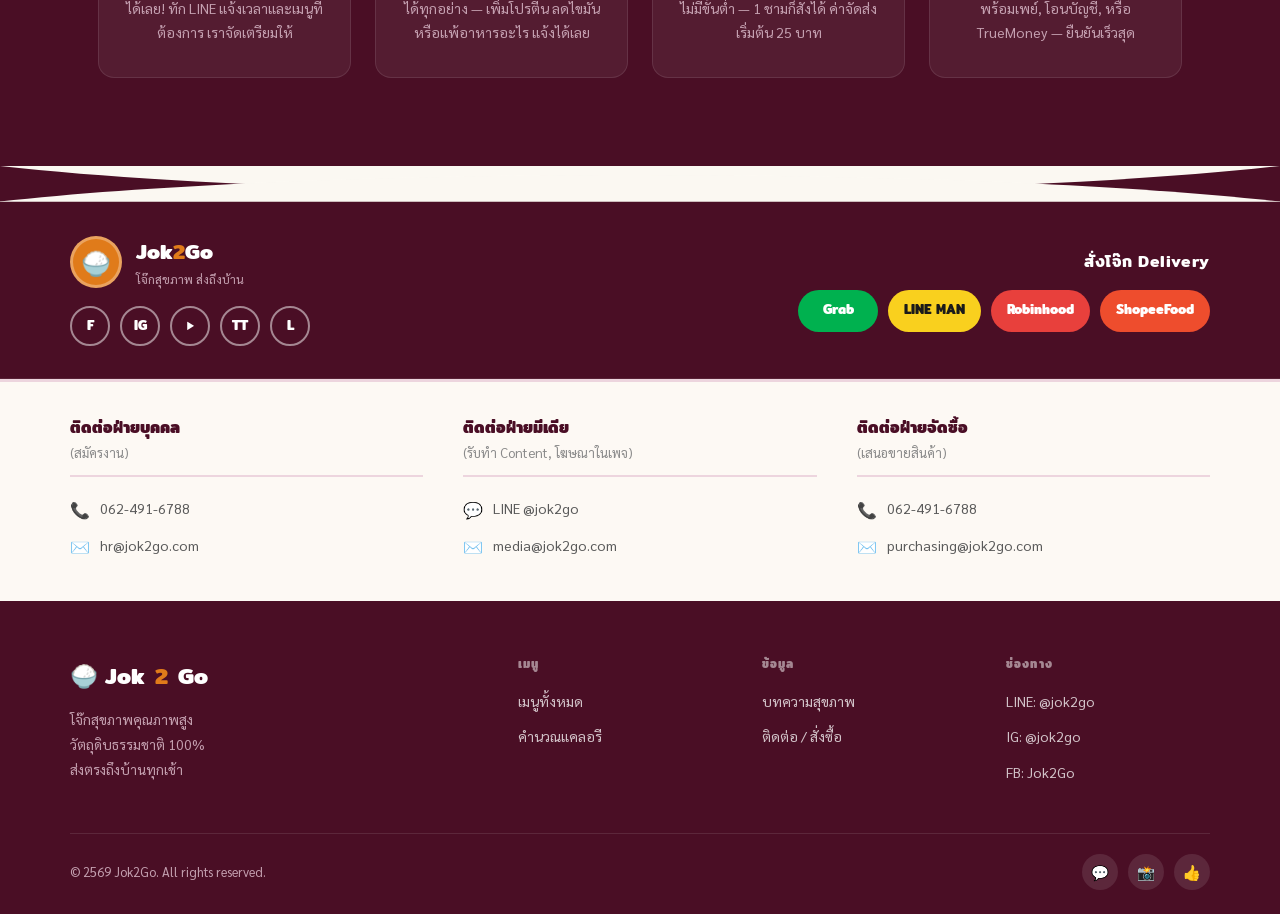
<file: contact.html>
<!DOCTYPE html>
<html lang="th">
<head>
  <meta charset="UTF-8">
  <meta name="viewport" content="width=device-width, initial-scale=1.0">
  <title>ติดต่อ / สั่งซื้อ — Jok2Go</title>
  <link rel="stylesheet" href="css/style.css">
</head>
<body>

<!-- Ticker -->
<div class="ticker-wrap">
  <div class="ticker-track">
    <span class="ticker-item">💬 สั่งง่ายผ่าน LINE @jok2go</span>
    <span class="ticker-item">🚀 ส่งใน 45 นาที</span>
    <span class="ticker-item">📍 เขตพระนคร ดุสิต พญาไท ราษฎร์บูรณะ</span>
    <span class="ticker-item">⏰ จ–ศ 06.00–11.00 น. | ส–อา 06.00–13.00 น.</span>
    <span class="ticker-item">💬 สั่งง่ายผ่าน LINE @jok2go</span>
    <span class="ticker-item">🚀 ส่งใน 45 นาที</span>
    <span class="ticker-item">📍 เขตพระนคร ดุสิต พญาไท ราษฎร์บูรณะ</span>
    <span class="ticker-item">⏰ จ–ศ 06.00–11.00 น. | ส–อา 06.00–13.00 น.</span>
  </div>
</div>

<!-- Navbar -->
<nav class="navbar">
  <div class="navbar-inner">
    <a href="index.html" class="navbar-brand">
      <div class="brand-bowl">🍚</div>
      Jok<span class="brand-2">2</span>Go
    </a>
    <ul class="nav-links">
      <li><a href="menu.html">เมนู</a></li>
      <li><a href="calories.html">คำนวณแคลอรี</a></li>
      <li><a href="blog.html">บทความ</a></li>
      <li><a href="contact.html" class="active">ติดต่อ</a></li>
      <li><a href="contact.html" class="nav-cta">สั่งผ่าน LINE →</a></li>
    </ul>
    <button class="nav-toggle" id="navToggle">☰</button>
  </div>
</nav>

<!-- Page Hero -->
<div class="page-hero">
  <div class="breadcrumb">
    <a href="index.html">หน้าแรก</a> <span style="color:rgba(255,255,255,0.3)">›</span> ติดต่อ
  </div>
  <h1>💬 ติดต่อ &amp; สั่งซื้อ</h1>
  <p>สั่งง่าย ส่งเร็ว ส่งตรงเวลา — ทุกวัน</p>
</div>

<!-- Wave down -->
<svg class="wave-divider" viewBox="0 0 1440 40" preserveAspectRatio="none">
  <path d="M0,40 C360,0 1080,0 1440,40 L1440,0 L0,0 Z" fill="var(--wine-deep)"/>
</svg>

<!-- Contact Section -->
<section class="section">
  <div class="container">
    <div style="display:grid; grid-template-columns:1fr 1fr; gap:56px; align-items:start">

      <!-- Left: Channels -->
      <div>
        <div class="sec-head" style="text-align:left; margin-bottom:32px">
          <span class="sec-tag">Contact</span>
          <h2>ช่องทางการสั่งซื้อ</h2>
        </div>

        <div style="display:flex; flex-direction:column; gap:16px">

          <!-- LINE -->
          <div style="background:var(--wine-pale); border:1.5px solid var(--cream-dark); border-radius:var(--radius-lg); padding:28px; display:flex; gap:20px; align-items:center">
            <div style="width:60px; height:60px; background:var(--wine-deep); border-radius:50%; display:flex; align-items:center; justify-content:center; font-size:1.8rem; flex-shrink:0">💬</div>
            <div>
              <h3 style="color:var(--wine-deep); margin-bottom:4px">LINE Official Account</h3>
              <p style="font-size:0.88rem; margin-bottom:12px">ช่องทางหลัก — ตอบเร็ว สั่งง่ายที่สุด</p>
              <a href="#" class="btn btn-primary" style="padding:8px 22px; font-size:0.88rem">@jok2go</a>
            </div>
          </div>

          <!-- Instagram -->
          <div style="background:var(--orange-pale); border:1.5px solid var(--cream-dark); border-radius:var(--radius-lg); padding:28px; display:flex; gap:20px; align-items:center">
            <div style="width:60px; height:60px; background:var(--orange); border-radius:50%; display:flex; align-items:center; justify-content:center; font-size:1.8rem; flex-shrink:0">📸</div>
            <div>
              <h3 style="color:var(--wine-deep); margin-bottom:4px">Instagram</h3>
              <p style="font-size:0.88rem; margin-bottom:12px">ดูรูปอาหาร + DM สั่งได้เลย</p>
              <a href="#" class="btn btn-orange" style="padding:8px 22px; font-size:0.88rem">@jok2go</a>
            </div>
          </div>

          <!-- Facebook -->
          <div style="background:var(--parchment); border:1.5px solid var(--cream-dark); border-radius:var(--radius-lg); padding:28px; display:flex; gap:20px; align-items:center">
            <div style="width:60px; height:60px; background:var(--wine-mid); border-radius:50%; display:flex; align-items:center; justify-content:center; font-size:1.8rem; flex-shrink:0">👍</div>
            <div>
              <h3 style="color:var(--wine-deep); margin-bottom:4px">Facebook Page</h3>
              <p style="font-size:0.88rem; margin-bottom:12px">ข่าวสาร โปรโมชั่น + Messenger</p>
              <a href="#" class="btn btn-outline" style="padding:8px 22px; font-size:0.88rem">Jok2Go</a>
            </div>
          </div>

        </div>
      </div>

      <!-- Right: How to order -->
      <div>
        <div class="sec-head" style="text-align:left; margin-bottom:32px">
          <span class="sec-tag">How to Order</span>
          <h2>วิธีสั่ง (ง่ายมาก!)</h2>
        </div>

        <div style="display:flex; flex-direction:column; gap:20px">

          <div style="display:flex; gap:18px; align-items:flex-start">
            <div style="width:40px; height:40px; background:var(--wine-deep); color:white; border-radius:50%; display:flex; align-items:center; justify-content:center; font-family:'Mitr',sans-serif; font-weight:700; font-size:1.1rem; flex-shrink:0">1</div>
            <div>
              <h3 style="font-size:1rem; margin-bottom:5px; color:var(--wine-deep)">เลือกเมนูที่ชอบ</h3>
              <p style="font-size:0.88rem">ดูเมนูทั้งหมดหน้า <a href="menu.html">Menu</a> หรือคำนวณแคลอรีก่อนที่ <a href="calories.html">Calorie Calculator</a></p>
            </div>
          </div>

          <div style="display:flex; gap:18px; align-items:flex-start">
            <div style="width:40px; height:40px; background:var(--wine-deep); color:white; border-radius:50%; display:flex; align-items:center; justify-content:center; font-family:'Mitr',sans-serif; font-weight:700; font-size:1.1rem; flex-shrink:0">2</div>
            <div>
              <h3 style="font-size:1rem; margin-bottom:5px; color:var(--wine-deep)">ทักมาใน LINE</h3>
              <p style="font-size:0.88rem">Add <strong>@jok2go</strong> แล้วพิมพ์ว่า "สั่ง + ชื่อเมนู + ที่อยู่" ได้เลย</p>
            </div>
          </div>

          <div style="display:flex; gap:18px; align-items:flex-start">
            <div style="width:40px; height:40px; background:var(--wine-deep); color:white; border-radius:50%; display:flex; align-items:center; justify-content:center; font-family:'Mitr',sans-serif; font-weight:700; font-size:1.1rem; flex-shrink:0">3</div>
            <div>
              <h3 style="font-size:1rem; margin-bottom:5px; color:var(--wine-deep)">ยืนยัน + ชำระเงิน</h3>
              <p style="font-size:0.88rem">รับ QR พร้อมเพย์ — โอนปุ๊บ confirm ปั๊บ</p>
            </div>
          </div>

          <div style="display:flex; gap:18px; align-items:flex-start">
            <div style="width:40px; height:40px; background:var(--orange); color:white; border-radius:50%; display:flex; align-items:center; justify-content:center; font-family:'Mitr',sans-serif; font-weight:700; font-size:1.1rem; flex-shrink:0">4</div>
            <div>
              <h3 style="font-size:1rem; margin-bottom:5px; color:var(--wine-deep)">รับโจ๊กสดๆ ถึงบ้าน!</h3>
              <p style="font-size:0.88rem">ส่งภายใน 45 นาที — ร้อนๆ สดๆ ทุกชาม 🎉</p>
            </div>
          </div>

        </div>

        <!-- Business hours box -->
        <div style="margin-top:32px; padding:24px; background:var(--wine-pale); border-radius:var(--radius); border-left:4px solid var(--wine-deep)">
          <h3 style="font-size:1rem; margin-bottom:10px; color:var(--wine-deep)">⏰ เวลาทำการ</h3>
          <p style="font-size:0.88rem; line-height:2">
            จันทร์ – ศุกร์: <strong>06.00 – 11.00 น.</strong><br>
            เสาร์ – อาทิตย์: <strong>06.00 – 13.00 น.</strong><br>
            📍 พื้นที่จัดส่ง: เขตพระนคร, ดุสิต, พญาไท, ราษฎร์บูรณะ
          </p>
          <p style="font-size:0.8rem; color:var(--wine-mid); margin-top:8px">
            🗺 กำลังขยายพื้นที่เพิ่มเติม — ติดตามได้ผ่าน LINE
          </p>
        </div>

      </div>
    </div>
  </div>
</section>

<!-- FAQ Strip (dark) -->
<svg class="wave-divider" viewBox="0 0 1440 40" preserveAspectRatio="none">
  <path d="M0,0 C360,40 1080,40 1440,0 L1440,40 L0,40 Z" fill="var(--wine-deep)"/>
</svg>

<section class="why-section">
  <div class="container">
    <div class="sec-head">
      <span class="sec-tag" style="color:var(--rose)">FAQ</span>
      <h2 style="color:var(--white)">คำถามที่พบบ่อย</h2>
    </div>
    <div class="why-grid">
      <div class="why-card anim">
        <div class="why-icon">⏰</div>
        <h3>สั่งล่วงหน้าได้ไหม?</h3>
        <p>ได้เลย! ทัก LINE แจ้งเวลาและเมนูที่ต้องการ เราจัดเตรียมให้</p>
      </div>
      <div class="why-card anim">
        <div class="why-icon">🥣</div>
        <h3>ปรับแต่งเมนูได้ไหม?</h3>
        <p>ได้ทุกอย่าง — เพิ่มโปรตีน ลดไขมัน หรือแพ้อาหารอะไร แจ้งได้เลย</p>
      </div>
      <div class="why-card anim">
        <div class="why-icon">📦</div>
        <h3>ขั้นต่ำในการสั่ง?</h3>
        <p>ไม่มีขั้นต่ำ — 1 ชามก็สั่งได้ ค่าจัดส่งเริ่มต้น 25 บาท</p>
      </div>
      <div class="why-card anim">
        <div class="why-icon">💳</div>
        <h3>ชำระเงินยังไง?</h3>
        <p>พร้อมเพย์, โอนบัญชี, หรือ TrueMoney — ยืนยันเร็วสุด</p>
      </div>
    </div>
  </div>
</section>

<svg class="wave-divider" viewBox="0 0 1440 40" preserveAspectRatio="none">
  <path d="M0,0 C360,40 1080,40 1440,0 L1440,40 L0,40 Z" fill="var(--wine-deep)"/>
  <path d="M0,40 C360,0 1080,0 1440,40 L1440,40 L0,40 Z" fill="var(--cream)"/>
</svg>

<!-- ══ Footer Top Strip: Social + Delivery ══ -->
<div class="footer-top-strip">
  <div class="fts-inner">
    <!-- Brand + Social -->
    <div class="fts-left">
      <div class="fts-brand">
        <div class="fts-logo-circle">🍚</div>
        <div>
          <div class="fts-brand-name">Jok<span>2</span>Go</div>
          <div class="fts-brand-sub">โจ๊กสุขภาพ ส่งถึงบ้าน</div>
        </div>
      </div>
      <div class="fts-social">
        <a href="#" class="fts-icon" title="Facebook">F</a>
        <a href="#" class="fts-icon" title="Instagram">IG</a>
        <a href="#" class="fts-icon" title="YouTube">▶</a>
        <a href="#" class="fts-icon" title="TikTok">TT</a>
        <a href="#" class="fts-icon" title="LINE">L</a>
      </div>
    </div>
    <!-- Delivery -->
    <div class="fts-right">
      <div class="fts-delivery-title">สั่งโจ๊ก Delivery</div>
      <div class="fts-delivery-logos">
        <div class="dl-badge dl-grab">Grab</div>
        <div class="dl-badge dl-lman">LINE MAN</div>
        <div class="dl-badge dl-robin">Robinhood</div>
        <div class="dl-badge dl-shopee">ShopeeFood</div>
      </div>
    </div>
  </div>
</div>

<!-- ══ Footer Contact Strip ══ -->
<div class="footer-contact-strip">
  <div class="fcs-grid">
    <div class="fcs-col">
      <h4 class="fcs-title">ติดต่อฝ่ายบุคคล</h4>
      <p class="fcs-sub">(สมัครงาน)</p>
      <div class="fcs-divider"></div>
      <div class="fcs-row"><span class="fcs-row-icon">📞</span><span>062-491-6788</span></div>
      <div class="fcs-row"><span class="fcs-row-icon">✉️</span><span>hr@jok2go.com</span></div>
    </div>
    <div class="fcs-col">
      <h4 class="fcs-title">ติดต่อฝ่ายมีเดีย</h4>
      <p class="fcs-sub">(รับทำ Content, โฆษณาในเพจ)</p>
      <div class="fcs-divider"></div>
      <div class="fcs-row"><span class="fcs-row-icon">💬</span><span>LINE @jok2go</span></div>
      <div class="fcs-row"><span class="fcs-row-icon">✉️</span><span>media@jok2go.com</span></div>
    </div>
    <div class="fcs-col">
      <h4 class="fcs-title">ติดต่อฝ่ายจัดซื้อ</h4>
      <p class="fcs-sub">(เสนอขายสินค้า)</p>
      <div class="fcs-divider"></div>
      <div class="fcs-row"><span class="fcs-row-icon">📞</span><span>062-491-6788</span></div>
      <div class="fcs-row"><span class="fcs-row-icon">✉️</span><span>purchasing@jok2go.com</span></div>
    </div>
  </div>
</div>

<!-- ══ Footer Bottom ══ -->
<footer>
  <div class="footer-grid">
    <div>
      <div class="footer-brand-name">🍚 Jok<span class="orange">2</span>Go</div>
      <p>โจ๊กสุขภาพคุณภาพสูง<br>วัตถุดิบธรรมชาติ 100%<br>ส่งตรงถึงบ้านทุกเช้า</p>
    </div>
    <div>
      <h4>เมนู</h4>
      <ul>
        <li><a href="menu.html">เมนูทั้งหมด</a></li>
        <li><a href="calories.html">คำนวณแคลอรี</a></li>
      </ul>
    </div>
    <div>
      <h4>ข้อมูล</h4>
      <ul>
        <li><a href="blog.html">บทความสุขภาพ</a></li>
        <li><a href="contact.html">ติดต่อ / สั่งซื้อ</a></li>
      </ul>
    </div>
    <div>
      <h4>ช่องทาง</h4>
      <ul>
        <li><a href="#">LINE: @jok2go</a></li>
        <li><a href="#">IG: @jok2go</a></li>
        <li><a href="#">FB: Jok2Go</a></li>
      </ul>
    </div>
  </div>
  <div class="footer-bottom">
    <span>© 2569 Jok2Go. All rights reserved.</span>
    <div class="socials">
      <a href="#" class="social-btn">💬</a>
      <a href="#" class="social-btn">📸</a>
      <a href="#" class="social-btn">👍</a>
    </div>
  </div>
</footer>

<script src="js/main.js"></script>
</body>
</html>
</file>
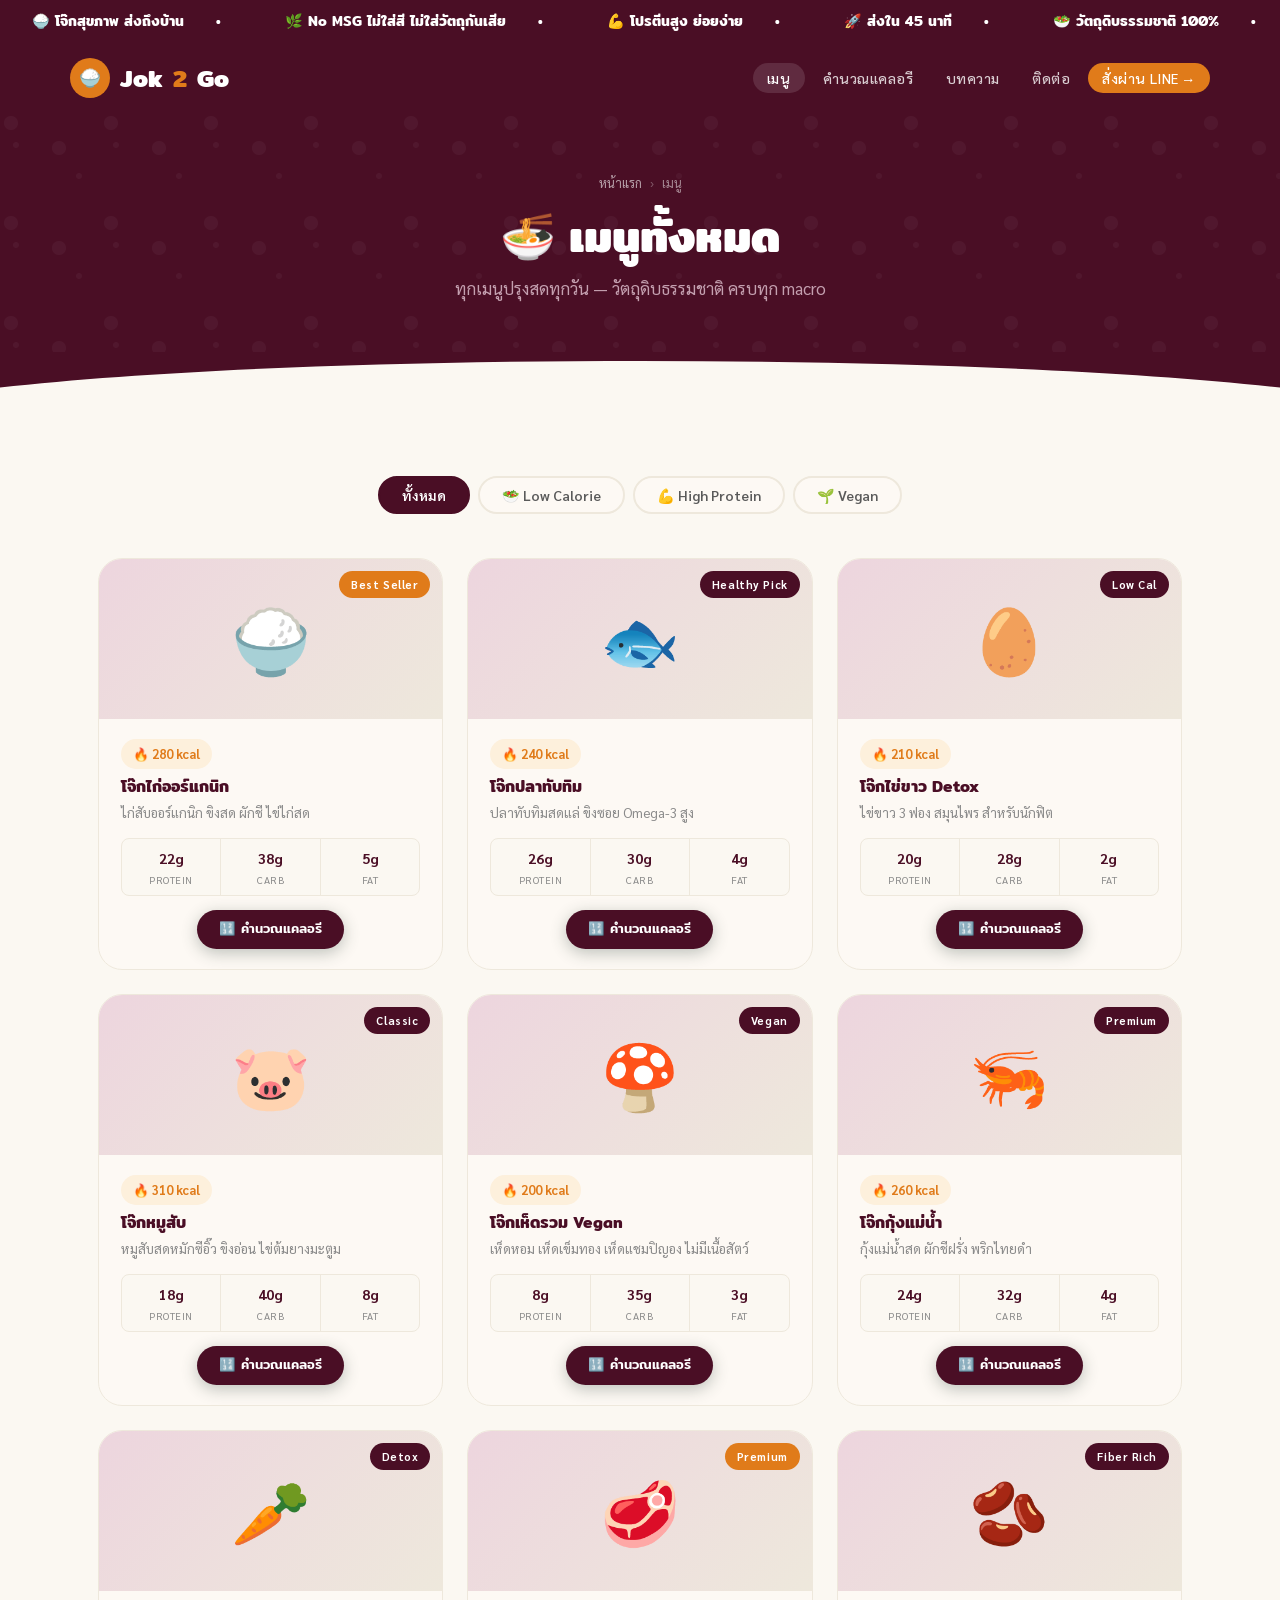
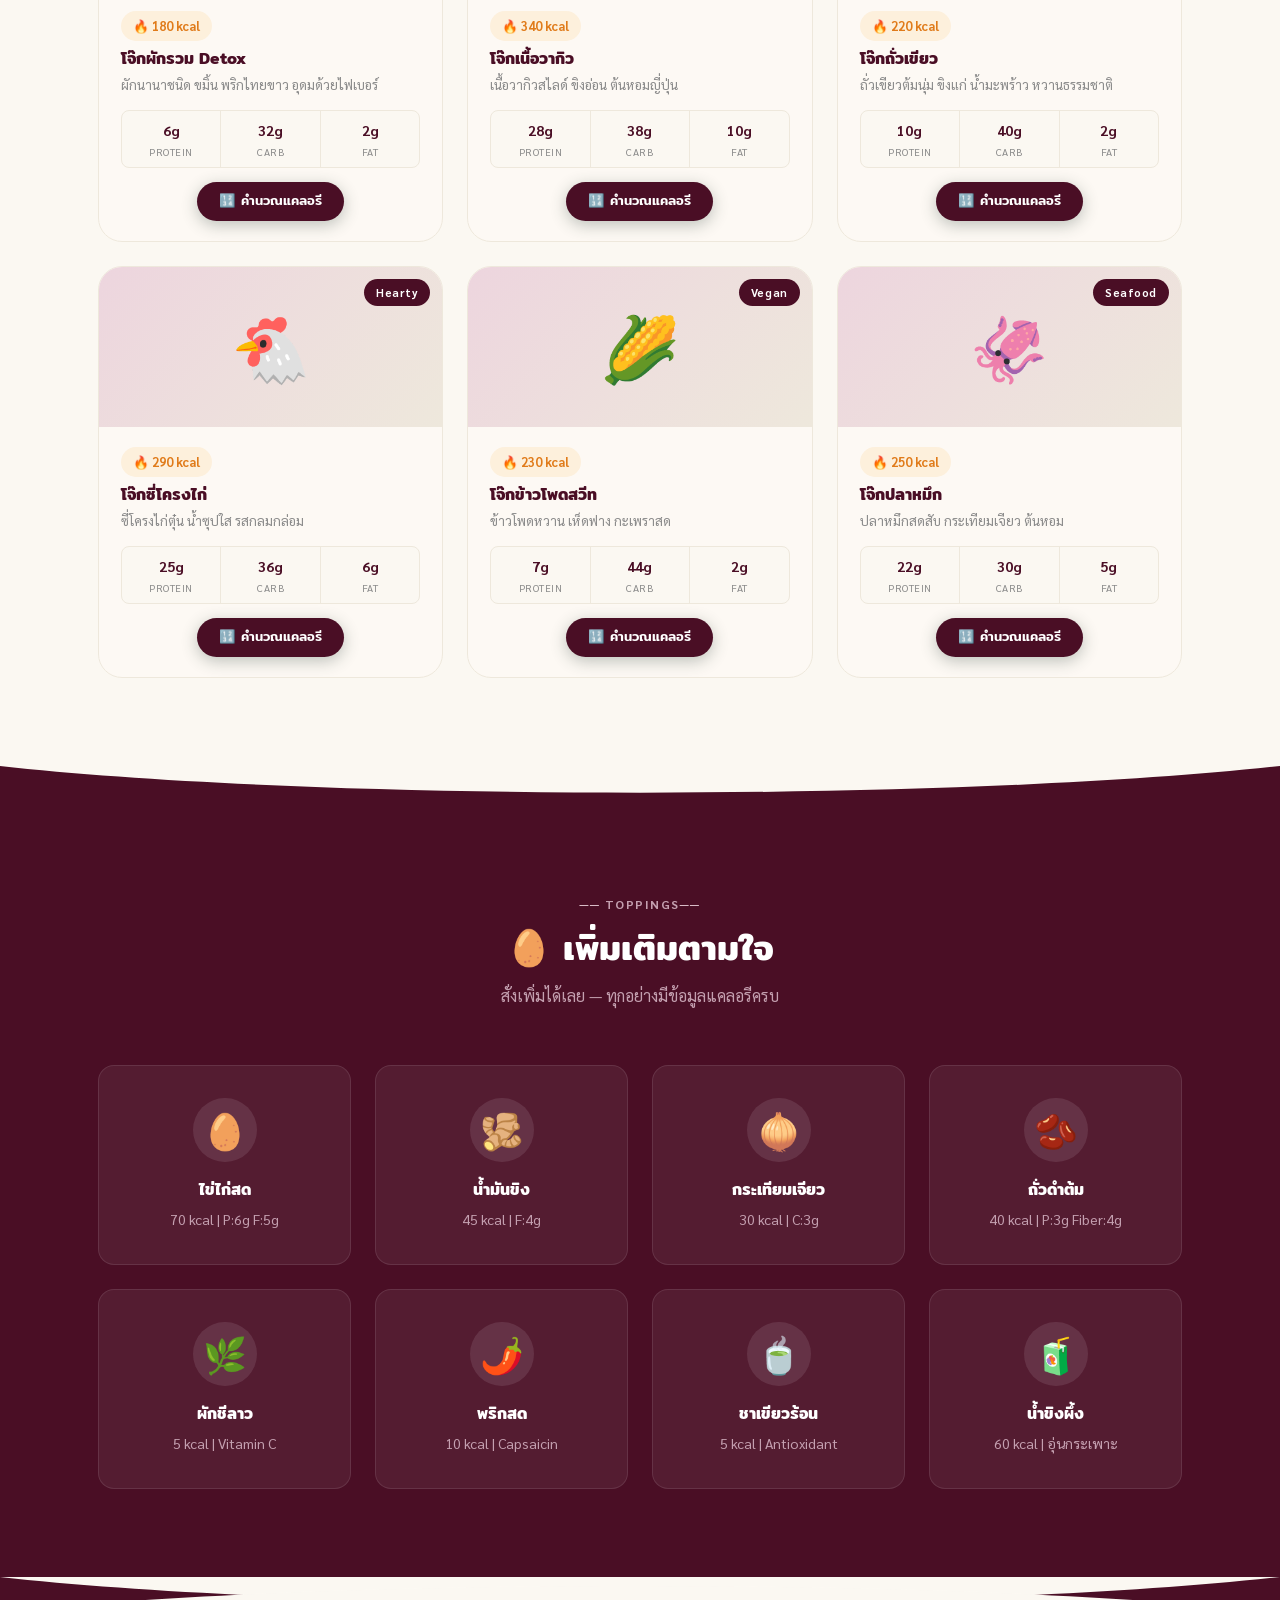
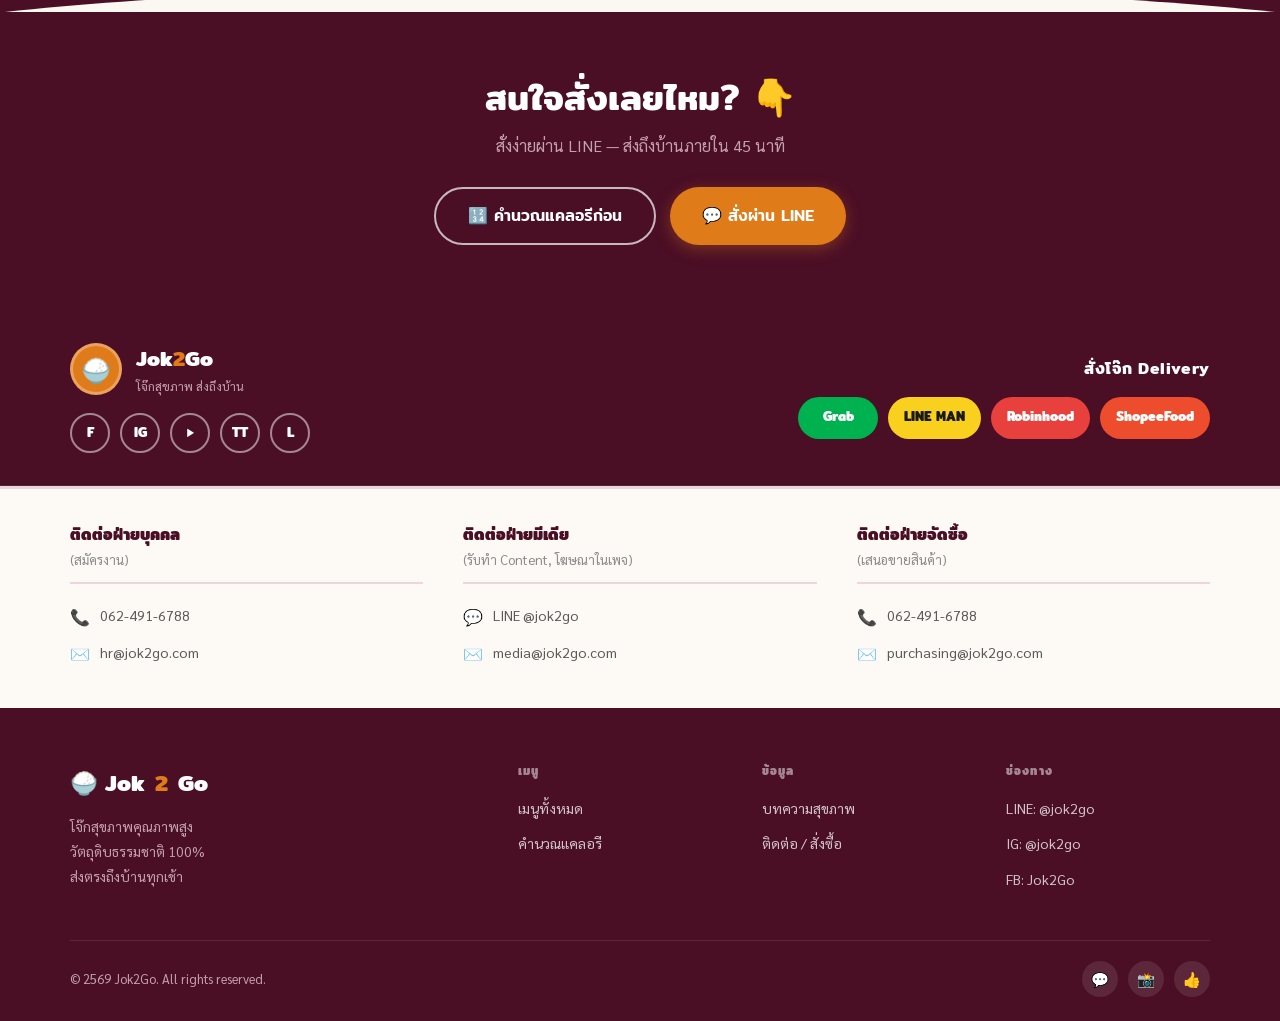
<file: menu.html>
<!DOCTYPE html>
<html lang="th">
<head>
  <meta charset="UTF-8">
  <meta name="viewport" content="width=device-width, initial-scale=1.0">
  <title>เมนูทั้งหมด — Jok2Go</title>
  <link rel="stylesheet" href="css/style.css">
</head>
<body>

<!-- Ticker -->
<div class="ticker-wrap">
  <div class="ticker-track">
    <span class="ticker-item">🍚 โจ๊กสุขภาพ ส่งถึงบ้าน</span>
    <span class="ticker-item">🌿 No MSG ไม่ใส่สี ไม่ใส่วัตถุกันเสีย</span>
    <span class="ticker-item">💪 โปรตีนสูง ย่อยง่าย</span>
    <span class="ticker-item">🚀 ส่งใน 45 นาที</span>
    <span class="ticker-item">🥗 วัตถุดิบธรรมชาติ 100%</span>
    <span class="ticker-item">🍚 โจ๊กสุขภาพ ส่งถึงบ้าน</span>
    <span class="ticker-item">🌿 No MSG ไม่ใส่สี ไม่ใส่วัตถุกันเสีย</span>
    <span class="ticker-item">💪 โปรตีนสูง ย่อยง่าย</span>
    <span class="ticker-item">🚀 ส่งใน 45 นาที</span>
    <span class="ticker-item">🥗 วัตถุดิบธรรมชาติ 100%</span>
  </div>
</div>

<!-- Navbar -->
<nav class="navbar">
  <div class="navbar-inner">
    <a href="index.html" class="navbar-brand">
      <div class="brand-bowl">🍚</div>
      Jok<span class="brand-2">2</span>Go
    </a>
    <ul class="nav-links">
      <li><a href="menu.html" class="active">เมนู</a></li>
      <li><a href="calories.html">คำนวณแคลอรี</a></li>
      <li><a href="blog.html">บทความ</a></li>
      <li><a href="contact.html">ติดต่อ</a></li>
      <li><a href="contact.html" class="nav-cta">สั่งผ่าน LINE →</a></li>
    </ul>
    <button class="nav-toggle" id="navToggle">☰</button>
  </div>
</nav>

<!-- Page Hero -->
<div class="page-hero">
  <div class="breadcrumb">
    <a href="index.html">หน้าแรก</a> <span style="color:rgba(255,255,255,0.3)">›</span> เมนู
  </div>
  <h1>🍜 เมนูทั้งหมด</h1>
  <p>ทุกเมนูปรุงสดทุกวัน — วัตถุดิบธรรมชาติ ครบทุก macro</p>
</div>

<!-- Wave down -->
<svg class="wave-divider" viewBox="0 0 1440 40" preserveAspectRatio="none">
  <path d="M0,40 C360,0 1080,0 1440,40 L1440,0 L0,0 Z" fill="var(--wine-deep)"/>
</svg>

<!-- Menu Section -->
<section class="menu-section section">
  <div class="container">

    <div class="filter-bar" id="menuTabs">
      <button class="filter-btn active" onclick="filterMenu('all',this)">ทั้งหมด</button>
      <button class="filter-btn" onclick="filterMenu('low-cal',this)">🥗 Low Calorie</button>
      <button class="filter-btn" onclick="filterMenu('high-protein',this)">💪 High Protein</button>
      <button class="filter-btn" onclick="filterMenu('vegan',this)">🌱 Vegan</button>
    </div>

    <div class="menu-grid" id="menuGrid">
      <!-- rendered by JS -->
    </div>
  </div>
</section>

<!-- Wave up -->
<svg class="wave-divider" viewBox="0 0 1440 40" preserveAspectRatio="none">
  <path d="M0,0 C360,40 1080,40 1440,0 L1440,40 L0,40 Z" fill="var(--wine-deep)"/>
</svg>

<!-- Toppings Section (dark bg) -->
<section class="why-section">
  <div class="container">
    <div class="sec-head">
      <span class="sec-tag" style="color:var(--rose)">Toppings</span>
      <h2 style="color:var(--white)">🥚 เพิ่มเติมตามใจ</h2>
      <p style="color:var(--rose)">สั่งเพิ่มได้เลย — ทุกอย่างมีข้อมูลแคลอรีครบ</p>
    </div>
    <div class="why-grid">
      <div class="why-card anim">
        <div class="why-icon">🥚</div>
        <h3>ไข่ไก่สด</h3>
        <p>70 kcal | P:6g F:5g</p>
      </div>
      <div class="why-card anim">
        <div class="why-icon">🫚</div>
        <h3>น้ำมันขิง</h3>
        <p>45 kcal | F:4g</p>
      </div>
      <div class="why-card anim">
        <div class="why-icon">🧅</div>
        <h3>กระเทียมเจียว</h3>
        <p>30 kcal | C:3g</p>
      </div>
      <div class="why-card anim">
        <div class="why-icon">🫘</div>
        <h3>ถั่วดำต้ม</h3>
        <p>40 kcal | P:3g Fiber:4g</p>
      </div>
      <div class="why-card anim" style="grid-column:span 1">
        <div class="why-icon">🌿</div>
        <h3>ผักชีลาว</h3>
        <p>5 kcal | Vitamin C</p>
      </div>
      <div class="why-card anim">
        <div class="why-icon">🌶️</div>
        <h3>พริกสด</h3>
        <p>10 kcal | Capsaicin</p>
      </div>
      <div class="why-card anim">
        <div class="why-icon">🍵</div>
        <h3>ชาเขียวร้อน</h3>
        <p>5 kcal | Antioxidant</p>
      </div>
      <div class="why-card anim">
        <div class="why-icon">🧃</div>
        <h3>น้ำขิงผึ้ง</h3>
        <p>60 kcal | อุ่นกระเพาะ</p>
      </div>
    </div>
  </div>
</section>

<!-- Wave down -->
<svg class="wave-divider" viewBox="0 0 1440 40" preserveAspectRatio="none">
  <path d="M0,0 C360,40 1080,40 1440,0 L1440,40 L0,40 Z" fill="var(--wine-deep)"/>
  <path d="M0,40 C360,0 1080,0 1440,40 L1440,40 L0,40 Z" fill="var(--cream)"/>
</svg>

<!-- CTA Strip -->
<div class="cta-strip">
  <h2>สนใจสั่งเลยไหม? 👇</h2>
  <p>สั่งง่ายผ่าน LINE — ส่งถึงบ้านภายใน 45 นาที</p>
  <div class="cta-btns">
    <a href="calories.html" class="btn btn-outline-white">🔢 คำนวณแคลอรีก่อน</a>
    <a href="contact.html" class="btn btn-orange">💬 สั่งผ่าน LINE</a>
  </div>
</div>

<!-- ══ Footer Top Strip: Social + Delivery ══ -->
<div class="footer-top-strip">
  <div class="fts-inner">
    <!-- Brand + Social -->
    <div class="fts-left">
      <div class="fts-brand">
        <div class="fts-logo-circle">🍚</div>
        <div>
          <div class="fts-brand-name">Jok<span>2</span>Go</div>
          <div class="fts-brand-sub">โจ๊กสุขภาพ ส่งถึงบ้าน</div>
        </div>
      </div>
      <div class="fts-social">
        <a href="#" class="fts-icon" title="Facebook">F</a>
        <a href="#" class="fts-icon" title="Instagram">IG</a>
        <a href="#" class="fts-icon" title="YouTube">▶</a>
        <a href="#" class="fts-icon" title="TikTok">TT</a>
        <a href="#" class="fts-icon" title="LINE">L</a>
      </div>
    </div>
    <!-- Delivery -->
    <div class="fts-right">
      <div class="fts-delivery-title">สั่งโจ๊ก Delivery</div>
      <div class="fts-delivery-logos">
        <div class="dl-badge dl-grab">Grab</div>
        <div class="dl-badge dl-lman">LINE MAN</div>
        <div class="dl-badge dl-robin">Robinhood</div>
        <div class="dl-badge dl-shopee">ShopeeFood</div>
      </div>
    </div>
  </div>
</div>

<!-- ══ Footer Contact Strip ══ -->
<div class="footer-contact-strip">
  <div class="fcs-grid">
    <div class="fcs-col">
      <h4 class="fcs-title">ติดต่อฝ่ายบุคคล</h4>
      <p class="fcs-sub">(สมัครงาน)</p>
      <div class="fcs-divider"></div>
      <div class="fcs-row"><span class="fcs-row-icon">📞</span><span>062-491-6788</span></div>
      <div class="fcs-row"><span class="fcs-row-icon">✉️</span><span>hr@jok2go.com</span></div>
    </div>
    <div class="fcs-col">
      <h4 class="fcs-title">ติดต่อฝ่ายมีเดีย</h4>
      <p class="fcs-sub">(รับทำ Content, โฆษณาในเพจ)</p>
      <div class="fcs-divider"></div>
      <div class="fcs-row"><span class="fcs-row-icon">💬</span><span>LINE @jok2go</span></div>
      <div class="fcs-row"><span class="fcs-row-icon">✉️</span><span>media@jok2go.com</span></div>
    </div>
    <div class="fcs-col">
      <h4 class="fcs-title">ติดต่อฝ่ายจัดซื้อ</h4>
      <p class="fcs-sub">(เสนอขายสินค้า)</p>
      <div class="fcs-divider"></div>
      <div class="fcs-row"><span class="fcs-row-icon">📞</span><span>062-491-6788</span></div>
      <div class="fcs-row"><span class="fcs-row-icon">✉️</span><span>purchasing@jok2go.com</span></div>
    </div>
  </div>
</div>

<!-- ══ Footer Bottom ══ -->
<footer>
  <div class="footer-grid">
    <div>
      <div class="footer-brand-name">🍚 Jok<span class="orange">2</span>Go</div>
      <p>โจ๊กสุขภาพคุณภาพสูง<br>วัตถุดิบธรรมชาติ 100%<br>ส่งตรงถึงบ้านทุกเช้า</p>
    </div>
    <div>
      <h4>เมนู</h4>
      <ul>
        <li><a href="menu.html">เมนูทั้งหมด</a></li>
        <li><a href="calories.html">คำนวณแคลอรี</a></li>
      </ul>
    </div>
    <div>
      <h4>ข้อมูล</h4>
      <ul>
        <li><a href="blog.html">บทความสุขภาพ</a></li>
        <li><a href="contact.html">ติดต่อ / สั่งซื้อ</a></li>
      </ul>
    </div>
    <div>
      <h4>ช่องทาง</h4>
      <ul>
        <li><a href="#">LINE: @jok2go</a></li>
        <li><a href="#">IG: @jok2go</a></li>
        <li><a href="#">FB: Jok2Go</a></li>
      </ul>
    </div>
  </div>
  <div class="footer-bottom">
    <span>© 2569 Jok2Go. All rights reserved.</span>
    <div class="socials">
      <a href="#" class="social-btn">💬</a>
      <a href="#" class="social-btn">📸</a>
      <a href="#" class="social-btn">👍</a>
    </div>
  </div>
</footer>

<script src="js/main.js"></script>
</body>
</html>
</file>
<file: css/style.css>
/* ═══════════════════════════════════════
   Jok2Go — Original Brand Design
   Palette: Wine/Burgundy + Cream + Gold
═══════════════════════════════════════ */

@import url('https://fonts.googleapis.com/css2?family=Sarabun:ital,wght@0,400;0,500;0,600;0,700;0,800;1,400&family=Mitr:wght@400;500;600;700&display=swap');

:root {
  --wine:        #6B1A3A;   /* deep burgundy wine — primary */
  --wine-deep:   #4A0E25;   /* navbar, footer */
  --wine-mid:    #8B2E50;   /* hover, borders */
  --wine-pale:   #EDD5DE;   /* light section bg tint */
  --rose:        #C4A0B0;   /* secondary text on dark */
  --cream:       #FBF8F2;   /* main bg — warm off-white */
  --cream-dark:  #EEE8DC;   /* card borders, dividers */
  --parchment:   #FDF9F4;   /* card bg */
  --orange:      #E07B1A;   /* accent CTA */
  --orange-pale: #FDF0DC;
  --white:       #FFFFFF;
  --ink:         #2A2A2A;   /* body text */
  --ink-light:   #5A5A5A;
  --ink-muted:   #8A8A8A;
  --radius-sm:   8px;
  --radius:      16px;
  --radius-lg:   24px;
  --radius-xl:   40px;
  --shadow-sm:   0 2px 8px rgba(74,14,37,0.08);
  --shadow:      0 4px 20px rgba(74,14,37,0.12);
  --shadow-lg:   0 8px 40px rgba(74,14,37,0.18);
  --transition:  all 0.28s cubic-bezier(0.4,0,0.2,1);
}

*, *::before, *::after { box-sizing: border-box; margin: 0; padding: 0; }
html { scroll-behavior: smooth; }

body {
  font-family: 'Sarabun', sans-serif;
  background: var(--cream);
  color: var(--ink);
  line-height: 1.7;
  overflow-x: hidden;
}

h1, h2, h3, h4 {
  font-family: 'Mitr', 'Sarabun', sans-serif;
  color: var(--wine-deep);
  line-height: 1.25;
}
h1 { font-size: clamp(2rem, 5vw, 3.4rem); font-weight: 700; }
h2 { font-size: clamp(1.5rem, 3vw, 2.2rem); font-weight: 600; }
h3 { font-size: 1.15rem; font-weight: 600; }
p  { color: var(--ink-light); font-size: 1rem; }
a  { color: var(--wine); text-decoration: none; transition: var(--transition); }
a:hover { color: var(--orange); }

.container { max-width: 1140px; margin: 0 auto; padding: 0 28px; }
.section    { padding: 88px 0; }
.section-sm { padding: 56px 0; }

/* ── Section headings ── */
.sec-head       { text-align: center; margin-bottom: 56px; }
.sec-tag {
  display: inline-block;
  font-family: 'Sarabun', sans-serif;
  font-size: 0.78rem; font-weight: 700;
  letter-spacing: 0.12em; text-transform: uppercase;
  color: var(--wine-mid); margin-bottom: 10px;
}
.sec-tag::before, .sec-tag::after {
  content: '── '; color: var(--wine-pale);
}
.sec-head h2  { margin-bottom: 12px; }
.sec-head p   { max-width: 560px; margin: 0 auto; color: var(--ink-light); }

/* ── Buttons ── */
.btn {
  display: inline-flex; align-items: center; gap: 8px;
  padding: 13px 32px; border-radius: 50px;
  font-family: 'Mitr', sans-serif;
  font-size: 1rem; font-weight: 500;
  border: none; cursor: pointer;
  transition: var(--transition); text-decoration: none;
  white-space: nowrap;
}
.btn-primary {
  background: var(--wine-deep); color: var(--white);
  box-shadow: 0 4px 16px rgba(44,63,53,0.3);
}
.btn-primary:hover {
  background: var(--wine); color: var(--white);
  transform: translateY(-2px); box-shadow: 0 8px 28px rgba(44,63,53,0.4);
}
.btn-orange {
  background: var(--orange); color: var(--white);
  box-shadow: 0 4px 16px rgba(224,123,26,0.35);
}
.btn-orange:hover {
  background: #c86d14; color: var(--white);
  transform: translateY(-2px); box-shadow: 0 8px 28px rgba(224,123,26,0.45);
}
.btn-outline {
  background: transparent; color: var(--wine-deep);
  border: 2px solid var(--wine-deep);
}
.btn-outline:hover { background: var(--wine-deep); color: var(--white); }
.btn-outline-white {
  background: transparent; color: var(--white);
  border: 2px solid rgba(255,255,255,0.7);
}
.btn-outline-white:hover { background: var(--white); color: var(--wine-deep); }

/* ═══ NAVBAR ═══════════════════════════ */
.navbar {
  position: sticky; top: 0; z-index: 200;
  background: var(--wine-deep);
  padding: 0 28px;
}
.navbar-inner {
  max-width: 1140px; margin: 0 auto;
  display: flex; align-items: center;
  justify-content: space-between;
  height: 68px;
}
.navbar-brand {
  font-family: 'Mitr', sans-serif;
  font-size: 1.5rem; font-weight: 700;
  color: var(--white);
  display: flex; align-items: center; gap: 10px;
}
.brand-bowl {
  width: 40px; height: 40px;
  background: var(--orange); border-radius: 50%;
  display: flex; align-items: center; justify-content: center;
  font-size: 1.1rem;
}
.navbar-brand .brand-2 { color: var(--orange); }
.nav-links {
  display: flex; align-items: center; gap: 4px;
  list-style: none;
}
.nav-links a {
  font-size: 0.88rem; font-weight: 500; letter-spacing: 0.04em;
  color: rgba(255,255,255,0.8);
  padding: 6px 14px; border-radius: 50px;
  transition: var(--transition);
}
.nav-links a:hover, .nav-links a.active {
  color: var(--white);
  background: rgba(255,255,255,0.12);
}
.nav-cta {
  background: var(--orange) !important; color: var(--white) !important;
  border-radius: 50px;
}
.nav-cta:hover { background: #c86d14 !important; }
.nav-toggle { display: none; background: none; border: none; color: var(--white); font-size: 1.4rem; cursor: pointer; }

/* ═══ HERO ═══════════════════════════ */
.hero {
  background: var(--cream);
  min-height: 88vh;
  display: flex; align-items: center;
  position: relative; overflow: hidden;
}
/* Illustrated background blobs */
.hero::before {
  content: '';
  position: absolute; top: -60px; right: -80px;
  width: 520px; height: 520px;
  background: radial-gradient(circle, var(--wine-pale) 0%, transparent 70%);
  opacity: 0.6;
}
.hero::after {
  content: '';
  position: absolute; bottom: -40px; left: -60px;
  width: 340px; height: 340px;
  background: radial-gradient(circle, var(--orange-pale) 0%, transparent 70%);
  opacity: 0.7;
}
.hero-inner {
  max-width: 1140px; margin: 0 auto; padding: 80px 28px;
  display: grid; grid-template-columns: 1.1fr 0.9fr;
  gap: 60px; align-items: center;
  position: relative; z-index: 1; width: 100%;
}
.hero-eyebrow {
  display: inline-flex; align-items: center; gap: 8px;
  font-size: 0.82rem; font-weight: 700; letter-spacing: 0.1em;
  text-transform: uppercase; color: var(--wine-mid);
  background: var(--wine-pale); padding: 6px 16px; border-radius: 50px;
  margin-bottom: 20px;
}
.hero-eyebrow span { color: var(--wine-deep); }
.hero h1 { color: var(--wine-deep); margin-bottom: 8px; }
.hero h1 .accent { color: var(--orange); }
.hero-sub {
  font-size: 1.35rem; font-weight: 600;
  color: var(--wine-mid); margin-bottom: 20px;
  font-family: 'Mitr', sans-serif;
}
.hero-desc { font-size: 1.05rem; color: var(--ink-light); margin-bottom: 36px; max-width: 480px; }
.hero-btns { display: flex; gap: 14px; flex-wrap: wrap; margin-bottom: 48px; }
.hero-proof {
  display: flex; gap: 28px;
  padding: 20px 28px;
  background: var(--parchment);
  border: 1px solid var(--cream-dark);
  border-radius: var(--radius);
  width: fit-content;
}
.hero-proof-item strong {
  display: block; font-family: 'Mitr', sans-serif;
  font-size: 1.5rem; color: var(--wine-deep);
}
.hero-proof-item span { font-size: 0.78rem; color: var(--ink-muted); }

/* Hero visual — card stack */
.hero-visual { display: flex; justify-content: center; align-items: center; }
.hero-card-stack { position: relative; width: 320px; height: 360px; }
.hero-card-main {
  background: var(--parchment);
  border: 2px solid var(--cream-dark);
  border-radius: var(--radius-lg);
  padding: 32px 28px;
  position: absolute; top: 0; left: 0; right: 0;
  box-shadow: var(--shadow-lg);
  z-index: 2;
}
.hero-card-bg {
  position: absolute; top: 16px; left: 16px; right: -16px;
  background: var(--wine-pale);
  border-radius: var(--radius-lg);
  bottom: -16px; z-index: 1;
}
.bowl-emoji { font-size: 5rem; text-align: center; display: block; margin-bottom: 12px; }
.hero-card-main h3 {
  font-size: 1.2rem; text-align: center; margin-bottom: 6px;
  color: var(--wine-deep);
}
.hero-card-main .kcal-big {
  text-align: center; font-family: 'Mitr', sans-serif;
  font-size: 2rem; font-weight: 700; color: var(--orange);
  margin-bottom: 12px;
}
.macro-row {
  display: flex; gap: 0;
  border: 1px solid var(--cream-dark); border-radius: var(--radius-sm);
  overflow: hidden; margin-bottom: 16px;
}
.macro-cell {
  flex: 1; text-align: center; padding: 8px 6px;
  border-right: 1px solid var(--cream-dark);
}
.macro-cell:last-child { border-right: none; }
.macro-cell .mv { font-weight: 700; color: var(--wine-deep); font-size: 1rem; }
.macro-cell .ml { font-size: 0.68rem; color: var(--ink-muted); text-transform: uppercase; }
.hero-tags { display: flex; flex-wrap: wrap; gap: 6px; justify-content: center; }
.tag {
  font-size: 0.75rem; font-weight: 600;
  padding: 4px 12px; border-radius: 50px;
  background: var(--wine-pale); color: var(--wine-deep);
}
.tag-orange { background: var(--orange-pale); color: var(--orange); }

/* ══ Wavy divider ══ */
.wave-divider { display: block; width: 100%; overflow: hidden; line-height: 0; }
.wave-divider svg { display: block; width: 100%; }

/* ═══ WHY SECTION ═══════════════════ */
.why-section { background: var(--wine-deep); padding: 88px 0; position: relative; }
.why-grid {
  display: grid; grid-template-columns: repeat(4, 1fr);
  gap: 24px;
}
.why-card {
  background: rgba(255,255,255,0.06);
  border: 1px solid rgba(255,255,255,0.1);
  border-radius: var(--radius);
  padding: 32px 24px;
  text-align: center;
  transition: var(--transition);
}
.why-card:hover {
  background: rgba(255,255,255,0.1);
  transform: translateY(-4px);
  border-color: rgba(255,255,255,0.2);
}
.why-icon {
  font-size: 2.2rem; width: 64px; height: 64px;
  background: rgba(255,255,255,0.1);
  border-radius: 50%; display: flex; align-items: center;
  justify-content: center; margin: 0 auto 18px;
}
.why-card h3 { color: var(--white); font-size: 1rem; margin-bottom: 8px; }
.why-card p  { color: var(--rose); font-size: 0.88rem; }

/* ═══ MENU ═══════════════════════════ */
.menu-section { background: var(--cream); }
.filter-bar {
  display: flex; gap: 8px; justify-content: center;
  margin-bottom: 44px; flex-wrap: wrap;
}
.filter-btn {
  padding: 8px 22px; border-radius: 50px;
  border: 2px solid var(--cream-dark);
  background: var(--parchment); color: var(--ink-light);
  font-family: 'Sarabun', sans-serif;
  font-size: 0.88rem; font-weight: 600;
  cursor: pointer; transition: var(--transition);
}
.filter-btn:hover, .filter-btn.active {
  background: var(--wine-deep); color: var(--white);
  border-color: var(--wine-deep);
}
.menu-grid {
  display: grid; grid-template-columns: repeat(auto-fill, minmax(280px, 1fr));
  gap: 24px;
}
.menu-card {
  background: var(--parchment);
  border: 1.5px solid var(--cream-dark);
  border-radius: var(--radius-lg);
  overflow: hidden;
  transition: var(--transition);
  cursor: pointer;
}
.menu-card:hover {
  transform: translateY(-5px);
  box-shadow: var(--shadow-lg);
  border-color: var(--wine-pale);
}
.menu-card-img {
  height: 160px;
  background: linear-gradient(135deg, var(--wine-pale), var(--cream-dark));
  display: flex; align-items: center; justify-content: center;
  font-size: 4rem;
  position: relative;
}
.menu-badge {
  position: absolute; top: 12px; right: 12px;
  background: var(--wine-deep); color: var(--white);
  font-size: 0.7rem; font-weight: 700; letter-spacing: 0.05em;
  padding: 4px 12px; border-radius: 50px;
}
.menu-badge.orange { background: var(--orange); }
.menu-card-body { padding: 20px 22px; }
.kcal-pill {
  display: inline-flex; align-items: center; gap: 5px;
  background: var(--orange-pale); color: var(--orange);
  font-size: 0.8rem; font-weight: 700;
  padding: 4px 12px; border-radius: 50px;
  margin-bottom: 8px;
}
.menu-card-body h3 { color: var(--wine-deep); margin-bottom: 5px; font-size: 1rem; }
.menu-card-body .desc { font-size: 0.84rem; color: var(--ink-muted); margin-bottom: 14px; }
.macro-strip {
  display: flex; gap: 0;
  background: var(--cream); border-radius: var(--radius-sm);
  overflow: hidden; border: 1px solid var(--cream-dark);
}
.ms-cell { flex: 1; text-align: center; padding: 7px 4px; border-right: 1px solid var(--cream-dark); }
.ms-cell:last-child { border-right: none; }
.ms-val { font-weight: 700; color: var(--wine-deep); font-size: 0.9rem; }
.ms-lbl { font-size: 0.64rem; color: var(--ink-muted); text-transform: uppercase; letter-spacing: 0.05em; }

/* ═══ CALORIE CALCULATOR ════════════ */
.calc-section { background: var(--parchment); }
.calc-layout { display: grid; grid-template-columns: 1fr 380px; gap: 40px; align-items: start; }

/* Item cards */
.calc-grid { display: grid; grid-template-columns: repeat(auto-fill, minmax(190px, 1fr)); gap: 14px; }
.calc-item {
  background: var(--cream);
  border: 2px solid var(--cream-dark);
  border-radius: var(--radius);
  padding: 16px 14px;
  cursor: pointer; transition: var(--transition);
  user-select: none; position: relative;
}
.calc-item:hover { border-color: var(--wine-mid); box-shadow: var(--shadow-sm); }
.calc-item.selected { border-color: var(--wine-deep); background: var(--wine-pale); }
.calc-item.selected::after {
  content: '✓';
  position: absolute; top: 8px; right: 10px;
  width: 20px; height: 20px;
  background: var(--wine-deep); color: var(--white);
  border-radius: 50%; font-size: 0.7rem; font-weight: 700;
  display: flex; align-items: center; justify-content: center;
  line-height: 20px; text-align: center;
}
.ci-emoji { font-size: 1.9rem; display: block; margin-bottom: 6px; }
.ci-name  { font-weight: 600; font-size: 0.88rem; color: var(--wine-deep); margin-bottom: 2px; }
.ci-cal   { font-size: 0.75rem; color: var(--ink-muted); margin-bottom: 10px; }
.qty-row  { display: flex; align-items: center; gap: 10px; }
.qbtn {
  width: 28px; height: 28px; border-radius: 50%;
  border: 2px solid var(--wine-deep);
  background: var(--parchment); color: var(--wine-deep);
  font-size: 1rem; font-weight: 700;
  cursor: pointer; transition: var(--transition);
  display: flex; align-items: center; justify-content: center;
  line-height: 1; flex-shrink: 0;
}
.qbtn:hover { background: var(--wine-deep); color: var(--white); }
.qnum { font-weight: 700; color: var(--wine-deep); min-width: 18px; text-align: center; font-size: 1rem; }

/* Result panel */
.result-panel {
  background: var(--wine-deep);
  border-radius: var(--radius-lg);
  padding: 28px;
  position: sticky; top: 84px;
  color: var(--white);
}
.result-panel h3 { color: var(--white); font-size: 0.9rem; font-weight: 500; margin-bottom: 18px; opacity: 0.8; }
.total-display { text-align: center; margin-bottom: 20px; }
.total-num {
  font-family: 'Mitr', sans-serif;
  font-size: 4rem; font-weight: 700; color: var(--white); line-height: 1;
}
.total-unit { font-size: 0.9rem; color: var(--rose); }

/* Progress ring / gauge */
.gauge-area { margin-bottom: 20px; }
.gauge-labels { display: flex; justify-content: space-between; font-size: 0.72rem; color: var(--rose); margin-bottom: 5px; }
.gauge-track { height: 10px; background: rgba(255,255,255,0.15); border-radius: 5px; overflow: hidden; }
.gauge-bar { height: 100%; border-radius: 5px; transition: width 0.4s ease, background 0.4s ease; background: #6BCB77; }
.gauge-bar.warn { background: #FFD700; }
.gauge-bar.over { background: #FF6B6B; }

.status-chip {
  text-align: center; font-size: 0.9rem; font-weight: 600;
  padding: 9px 16px; border-radius: var(--radius-sm);
  margin-bottom: 18px;
}
.status-chip.good { background: rgba(107,203,119,0.2); color: #6BCB77; }
.status-chip.warn { background: rgba(255,215,0,0.2); color: #FFD700; }
.status-chip.over { background: rgba(255,107,107,0.2); color: #FF6B6B; }

/* Macro row in result */
.macro-result { display: flex; gap: 8px; margin-bottom: 18px; }
.mr-cell {
  flex: 1; text-align: center; padding: 10px 6px;
  background: rgba(255,255,255,0.08); border-radius: var(--radius-sm);
}
.mr-val { font-size: 1rem; font-weight: 700; color: var(--white); }
.mr-lbl { font-size: 0.65rem; color: var(--rose); text-transform: uppercase; }

/* Order list */
.order-list { border-top: 1px solid rgba(255,255,255,0.12); padding-top: 14px; margin-bottom: 14px; }
.order-row {
  display: flex; justify-content: space-between; align-items: center;
  padding: 6px 0; font-size: 0.84rem; color: rgba(255,255,255,0.85);
  border-bottom: 1px solid rgba(255,255,255,0.06);
}
.order-row:last-child { border: none; }
.order-total-row {
  display: flex; justify-content: space-between;
  font-weight: 700; font-size: 0.9rem;
  padding-top: 10px; margin-top: 4px;
  border-top: 2px solid rgba(255,255,255,0.2);
  color: var(--white);
}

/* Burn section */
.burn-section { border-top: 1px solid rgba(255,255,255,0.12); padding-top: 14px; margin-bottom: 14px; }
.burn-title { font-size: 0.78rem; color: var(--rose); margin-bottom: 10px; }
.burn-row { display: flex; align-items: center; gap: 8px; padding: 6px 0; font-size: 0.84rem; color: rgba(255,255,255,0.8); border-bottom: 1px solid rgba(255,255,255,0.06); }
.burn-row:last-child { border: none; }
.burn-row .time { margin-left: auto; font-weight: 700; color: var(--white); }

.empty-state { text-align: center; padding: 32px 0; color: var(--rose); }
.empty-state .ei { font-size: 2.5rem; margin-bottom: 8px; }

/* ═══ BLOG ═══════════════════════════ */
.blog-section { background: var(--cream); }
.blog-grid { display: grid; grid-template-columns: repeat(auto-fill, minmax(310px, 1fr)); gap: 24px; }
.blog-card {
  background: var(--parchment);
  border: 1.5px solid var(--cream-dark);
  border-radius: var(--radius-lg);
  overflow: hidden; transition: var(--transition);
}
.blog-card:hover { transform: translateY(-4px); box-shadow: var(--shadow-lg); }
.blog-img { height: 160px; background: linear-gradient(135deg, var(--wine-pale), var(--cream)); display: flex; align-items: center; justify-content: center; font-size: 3.5rem; }
.blog-body { padding: 20px 22px; }
.blog-tag { display: inline-block; background: var(--wine-pale); color: var(--wine-mid); font-size: 0.72rem; font-weight: 700; letter-spacing: 0.06em; text-transform: uppercase; padding: 3px 10px; border-radius: 50px; margin-bottom: 10px; }
.blog-body h3 { color: var(--wine-deep); font-size: 1rem; margin-bottom: 7px; }
.blog-body p  { font-size: 0.85rem; color: var(--ink-muted); margin-bottom: 12px; }
.blog-meta  { font-size: 0.76rem; color: var(--ink-muted); display: flex; gap: 14px; }

/* ═══ BANNER STRIPS ══════════════════ */
.cta-strip {
  background: var(--wine-deep);
  padding: 64px 28px; text-align: center;
}
.cta-strip h2 { color: var(--white); margin-bottom: 12px; }
.cta-strip p  { color: var(--rose); margin-bottom: 28px; max-width: 500px; margin-left: auto; margin-right: auto; }
.cta-btns { display: flex; gap: 14px; justify-content: center; flex-wrap: wrap; }

/* ══ Scrolling ticker ══ */
.ticker-wrap {
  background: var(--wine-deep); padding: 10px 0; overflow: hidden;
}
.ticker-track {
  display: flex; gap: 0; white-space: nowrap;
  animation: ticker 18s linear infinite;
}
.ticker-item {
  font-family: 'Mitr', sans-serif;
  font-size: 0.88rem; font-weight: 600; color: var(--white);
  padding: 0 32px; display: inline-block;
}
.ticker-item::after { content: '•'; margin-left: 32px; }
@keyframes ticker { from { transform: translateX(0); } to { transform: translateX(-50%); } }

/* ═══ FOOTER ════════════════════════ */
footer {
  background: var(--wine-deep); padding: 56px 28px 24px;
}
.footer-grid {
  max-width: 1140px; margin: 0 auto;
  display: grid; grid-template-columns: 2fr 1fr 1fr 1fr;
  gap: 40px; padding-bottom: 40px;
  border-bottom: 1px solid rgba(255,255,255,0.1);
}
.footer-brand-name {
  font-family: 'Mitr', sans-serif;
  font-size: 1.4rem; font-weight: 700; color: var(--white); margin-bottom: 12px;
  display: flex; align-items: center; gap: 10px;
}
.footer-brand-name .orange { color: var(--orange); }
footer p { font-size: 0.86rem; color: var(--rose); line-height: 1.8; }
footer h4 { color: rgba(255,255,255,0.5); font-size: 0.72rem; letter-spacing: 0.1em; text-transform: uppercase; margin-bottom: 16px; }
footer ul { list-style: none; }
footer ul li { margin-bottom: 8px; }
footer ul li a { color: rgba(255,255,255,0.75); font-size: 0.88rem; }
footer ul li a:hover { color: var(--orange); }
.footer-bottom {
  max-width: 1140px; margin: 20px auto 0;
  display: flex; justify-content: space-between; align-items: center;
  font-size: 0.8rem; color: var(--rose);
}
.socials { display: flex; gap: 10px; }
.social-btn {
  width: 36px; height: 36px; border-radius: 50%;
  background: rgba(255,255,255,0.1); color: var(--white);
  display: flex; align-items: center; justify-content: center;
  font-size: 0.9rem; transition: var(--transition);
}
.social-btn:hover { background: var(--orange); color: var(--white); }

/* ═══ PAGE HERO (inner) ════════════ */
.page-hero {
  background: var(--wine-deep); padding: 60px 28px 50px;
  text-align: center; position: relative; overflow: hidden;
}
.page-hero::before {
  content: '';
  position: absolute; inset: 0;
  background: url("data:image/svg+xml,%3Csvg width='100' height='100' viewBox='0 0 100 100' xmlns='http://www.w3.org/2000/svg'%3E%3Cpath d='M11 18c3.866 0 7-3.134 7-7s-3.134-7-7-7-7 3.134-7 7 3.134 7 7 7zm48 25c3.866 0 7-3.134 7-7s-3.134-7-7-7-7 3.134-7 7 3.134 7 7 7zm-43-7c1.657 0 3-1.343 3-3s-1.343-3-3-3-3 1.343-3 3 1.343 3 3 3zm63 31c1.657 0 3-1.343 3-3s-1.343-3-3-3-3 1.343-3 3 1.343 3 3 3z' fill='%23ffffff' fill-opacity='0.04' fill-rule='evenodd'/%3E%3C/svg%3E");
}
.page-hero h1 { color: var(--white); font-size: clamp(1.8rem,4vw,2.8rem); margin-bottom: 10px; position: relative; }
.page-hero p  { color: var(--rose); font-size: 1.05rem; position: relative; }
.breadcrumb {
  display: flex; gap: 8px; justify-content: center;
  font-size: 0.8rem; color: rgba(255,255,255,0.5);
  margin-bottom: 14px; position: relative;
}
.breadcrumb a { color: rgba(255,255,255,0.6); }
.breadcrumb a:hover { color: var(--orange); }

/* ═══ RESPONSIVE ════════════════════ */
@media (max-width: 1000px) {
  .hero-inner { grid-template-columns: 1fr; gap: 40px; }
  .hero-visual { display: none; }
  .why-grid { grid-template-columns: repeat(2,1fr); }
  .calc-layout { grid-template-columns: 1fr; }
  .result-panel { position: static; }
  .footer-grid { grid-template-columns: 1fr 1fr; }
}
@media (max-width: 640px) {
  .nav-links { display: none; }
  .nav-links.mobile-open {
    display: flex; flex-direction: column; gap: 4px;
    position: absolute; top: 68px; left: 0; right: 0;
    background: var(--wine-deep);
    padding: 16px 24px 20px;
    border-top: 1px solid rgba(255,255,255,0.1);
    z-index: 199;
  }
  .nav-toggle { display: block; }
  .section { padding: 56px 0; }
  .why-grid { grid-template-columns: 1fr 1fr; }
  .footer-grid { grid-template-columns: 1fr; }
  .footer-bottom { flex-direction: column; gap: 14px; }
}

/* ── Animations ── */
@keyframes fadeUp { from { opacity:0; transform:translateY(24px); } to { opacity:1; transform:translateY(0); } }
.anim { opacity: 0; }
.anim.visible { animation: fadeUp 0.5s ease forwards; }

/* ═══ NEW FOOTER — Social + Delivery + Contact ════════════ */

/* Top dark strip */
.footer-top-strip {
  background: var(--wine-deep);
  padding: 32px 28px;
  border-bottom: 1px solid rgba(255,255,255,0.08);
}
.fts-inner {
  max-width: 1140px; margin: 0 auto;
  display: flex; justify-content: space-between; align-items: center;
  flex-wrap: wrap; gap: 28px;
}
.fts-left { display: flex; flex-direction: column; gap: 16px; }
.fts-brand { display: flex; align-items: center; gap: 14px; }
.fts-logo-circle {
  width: 52px; height: 52px; border-radius: 50%;
  background: var(--orange); border: 3px solid rgba(255,255,255,0.3);
  display: flex; align-items: center; justify-content: center;
  font-size: 1.5rem;
}
.fts-brand-name {
  font-family: 'Mitr', sans-serif; font-size: 1.3rem; font-weight: 700;
  color: var(--white);
}
.fts-brand-name span { color: var(--orange); }
.fts-brand-sub { font-size: 0.78rem; color: var(--rose); }

/* Social icons */
.fts-social { display: flex; gap: 10px; }
.fts-icon {
  width: 40px; height: 40px; border-radius: 50%;
  border: 2px solid rgba(255,255,255,0.5);
  display: flex; align-items: center; justify-content: center;
  font-family: 'Mitr', sans-serif; font-size: 0.82rem; font-weight: 700;
  color: var(--white); text-decoration: none;
  transition: var(--transition);
}
.fts-icon:hover { background: var(--orange); border-color: var(--orange); color: var(--white); }

/* Delivery section */
.fts-right { display: flex; flex-direction: column; gap: 14px; align-items: flex-end; }
.fts-delivery-title {
  font-family: 'Mitr', sans-serif; font-size: 1rem; font-weight: 600;
  color: var(--white); letter-spacing: 0.04em;
}
.fts-delivery-logos { display: flex; gap: 10px; align-items: center; flex-wrap: wrap; justify-content: flex-end; }
.dl-badge {
  height: 42px; min-width: 80px;
  border-radius: 50px; display: flex; align-items: center; justify-content: center;
  font-family: 'Mitr', sans-serif; font-size: 0.82rem; font-weight: 700;
  padding: 0 16px; white-space: nowrap;
}
.dl-grab   { background: #00B14F; color: #fff; }
.dl-lman   { background: #F9D01E; color: #1A1A1A; }
.dl-robin  { background: #E8403C; color: #fff; }
.dl-shopee { background: #EE4D2D; color: #fff; }

/* Contact section */
.footer-contact-strip {
  background: var(--parchment);
  border-top: 3px solid var(--wine-pale);
  padding: 36px 28px;
}
.fcs-grid {
  max-width: 1140px; margin: 0 auto;
  display: grid; grid-template-columns: repeat(3, 1fr);
  gap: 40px;
}
.fcs-col {}
.fcs-title {
  font-family: 'Mitr', sans-serif; font-size: 1rem; font-weight: 700;
  color: var(--wine-deep); margin-bottom: 4px;
}
.fcs-sub { font-size: 0.82rem; color: var(--ink-muted); margin-bottom: 10px; }
.fcs-divider { height: 2px; background: var(--wine-pale); margin-bottom: 14px; }
.fcs-row {
  display: flex; align-items: center; gap: 10px;
  padding: 5px 0; font-size: 0.88rem; color: var(--ink-light);
}
.fcs-row-icon { font-size: 1rem; }

@media (max-width: 768px) {
  .fts-inner { flex-direction: column; align-items: flex-start; }
  .fts-right { align-items: flex-start; }
  .fts-delivery-logos { justify-content: flex-start; }
  .fcs-grid { grid-template-columns: 1fr; gap: 24px; }
}
</file>
